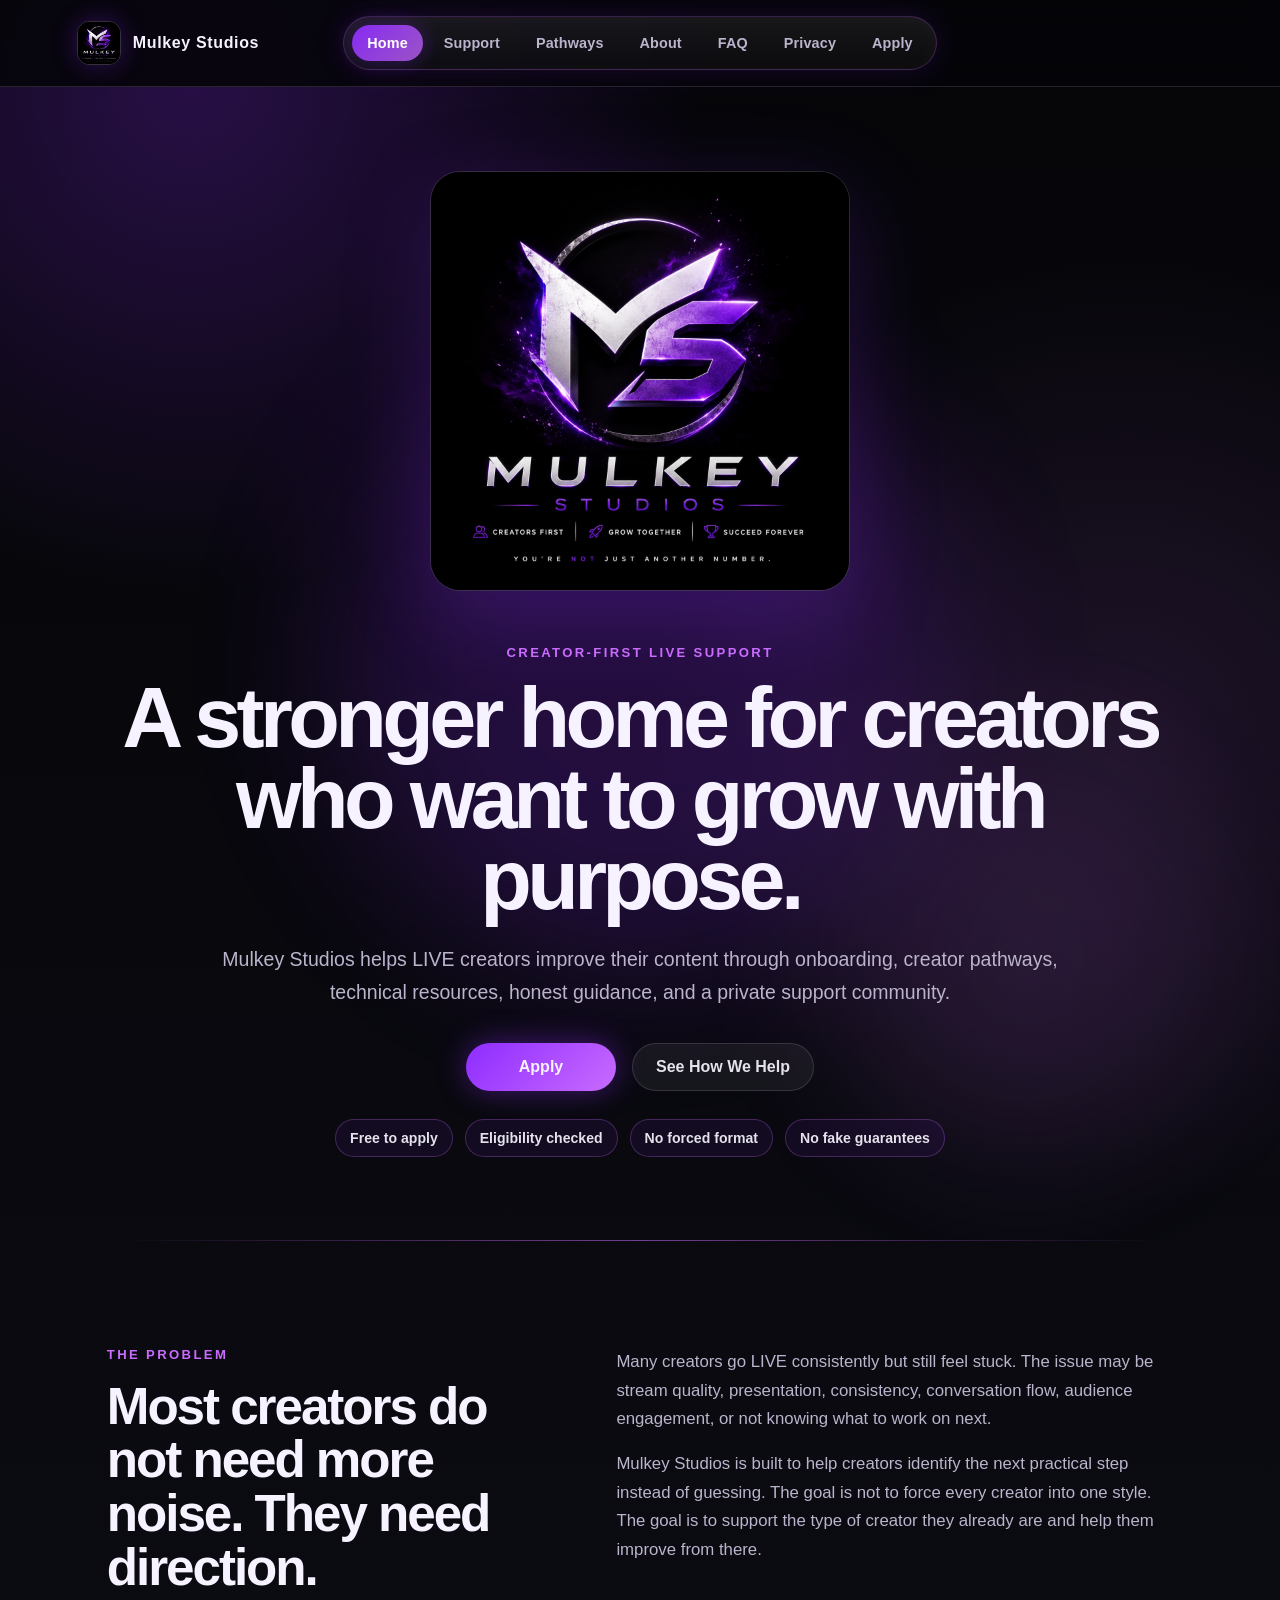
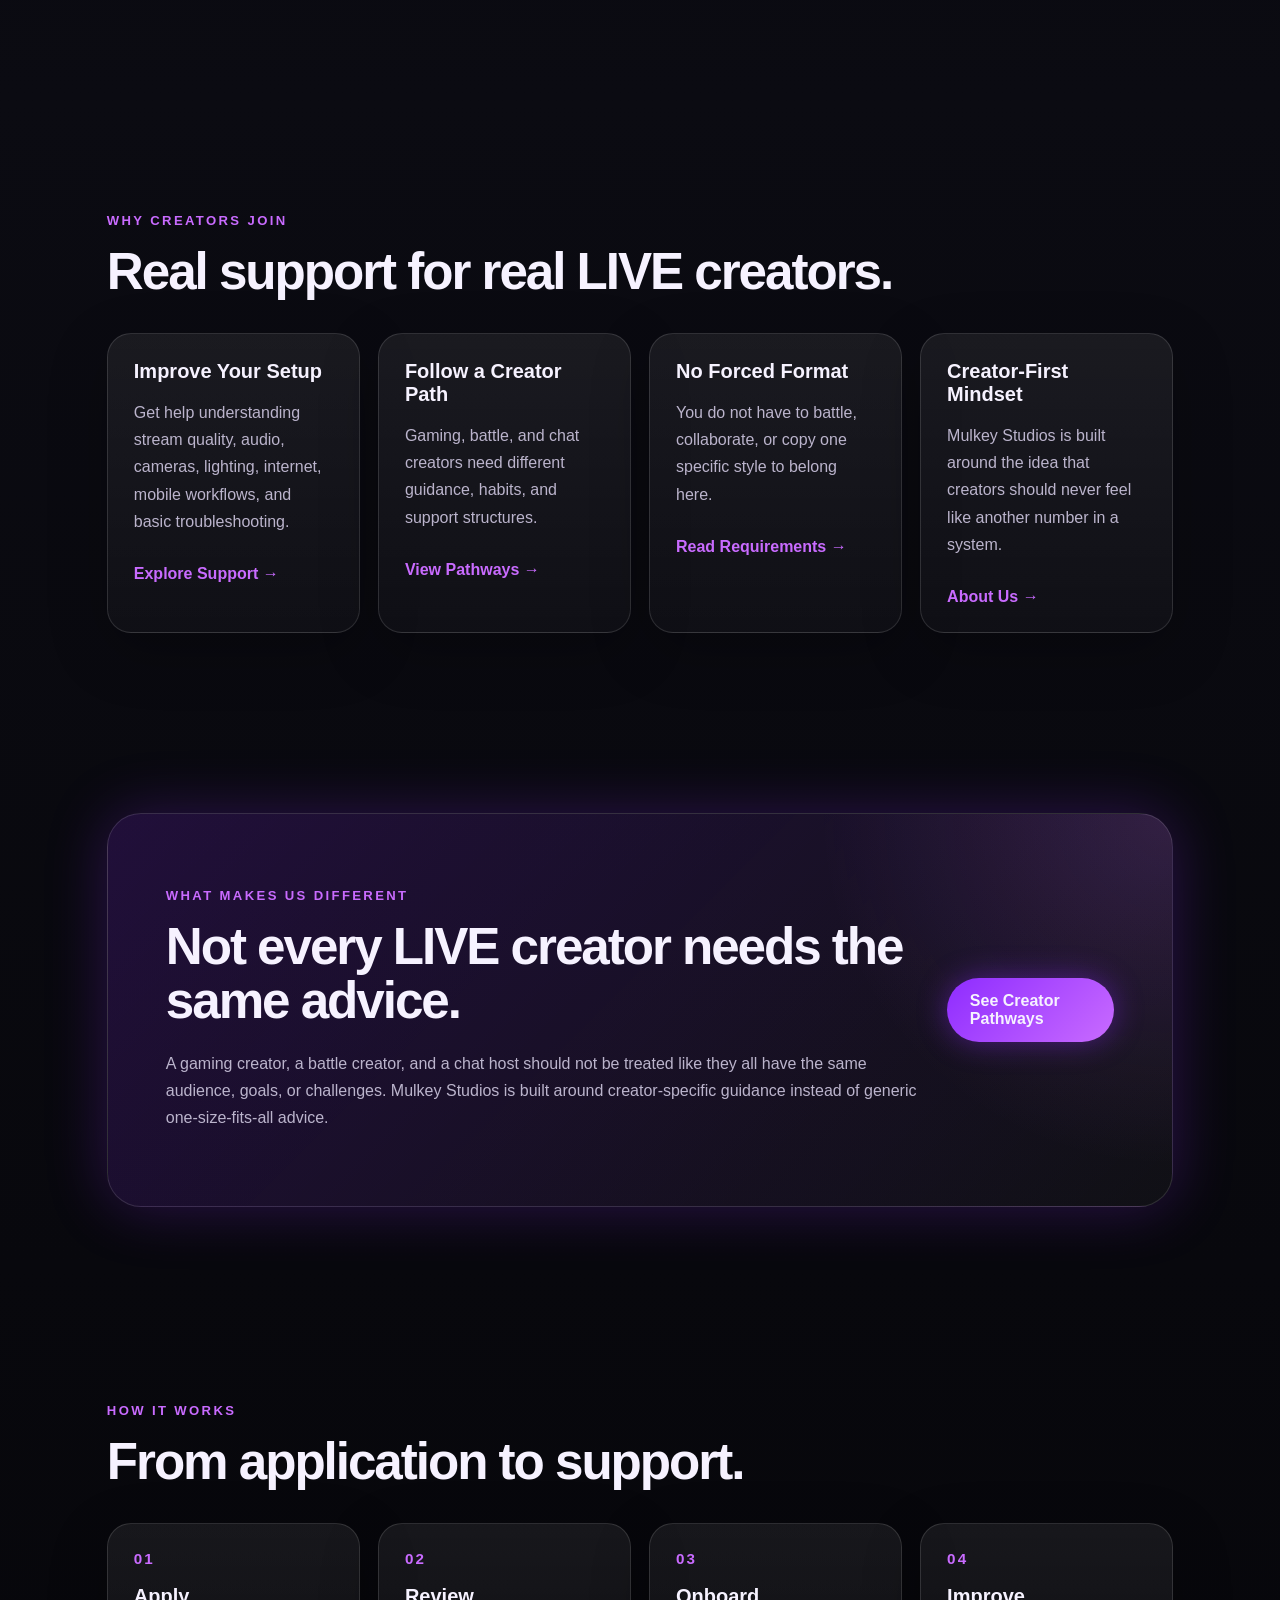
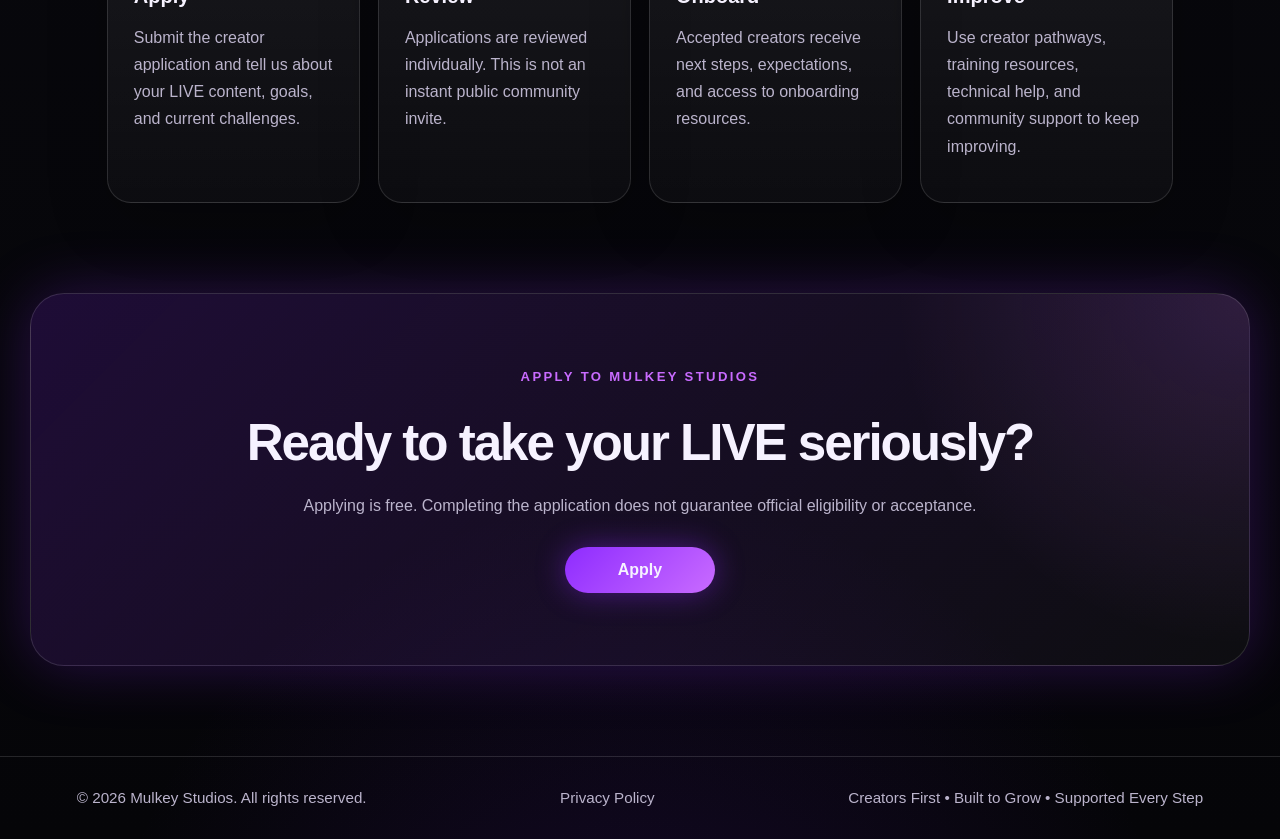
<file: index.html>
<!DOCTYPE html>
<html lang="en">
<head>
  <meta charset="UTF-8" />
  <meta name="viewport" content="width=device-width, initial-scale=1.0" />
  <title>Mulkey Studios | LIVE Creator Support</title>
  <meta name="description" content="Mulkey Studios helps LIVE creators improve through onboarding, creator pathways, technical resources, growth guidance, and creator-first support." />
  <link rel="stylesheet" href="style.css" />
</head>
<body>
  <header class="site-header">
    <a class="brand" href="index.html" aria-label="Mulkey Studios home">
      <img src="mulkey-studios-logo.jpeg" alt="Mulkey Studios logo" />
      <span>Mulkey Studios</span>
    </a>

    <button class="menu-toggle" aria-label="Open menu" aria-expanded="false">
      <span></span>
      <span></span>
      <span></span>
    </button>

    <nav class="nav">
      <a class="active" href="index.html">Home</a>
      <a href="support.html">Support</a>
      <a href="pathways.html">Pathways</a>
      <a href="about.html">About</a>
      <a href="faq.html">FAQ</a>
      <a href="privacy.html">Privacy</a>
      <a href="https://www.tiktok.com/t/ZTBUme15k/" target="_blank" rel="noopener">Apply</a>
    </nav>
  </header>

  <main id="top">
    <section class="hero">
      <div class="hero-glow hero-glow-one"></div>
      <div class="hero-glow hero-glow-two"></div>

      <div class="hero-content">
        <img class="hero-logo" src="mulkey-studios-logo.jpeg" alt="Mulkey Studios logo" />

        <p class="eyebrow">Creator-first LIVE support</p>
        <h1>A stronger home for creators who want to grow with purpose.</h1>
        <p class="hero-text">
          Mulkey Studios helps LIVE creators improve their content through onboarding, creator pathways,
          technical resources, honest guidance, and a private support community.
        </p>

        <div class="hero-actions">
          <a class="btn btn-primary" href="https://www.tiktok.com/t/ZTBUme15k/" target="_blank" rel="noopener">Apply</a>
          <a class="btn btn-secondary" href="support.html">See How We Help</a>
        </div>

        <div class="trust-row" aria-label="Mulkey Studios highlights">
          <span>Free to apply</span>
          <span>Eligibility checked</span>
          <span>No forced format</span>
          <span>No fake guarantees</span>
        </div>
      </div>
    </section>

    <section class="section split">
      <div>
        <p class="section-label">The Problem</p>
        <h2>Most creators do not need more noise. They need direction.</h2>
      </div>
      <div class="section-copy">
        <p>
          Many creators go LIVE consistently but still feel stuck. The issue may be stream quality,
          presentation, consistency, conversation flow, audience engagement, or not knowing what to work on next.
        </p>
        <p>
          Mulkey Studios is built to help creators identify the next practical step instead of guessing.
          The goal is not to force every creator into one style. The goal is to support the type of creator
          they already are and help them improve from there.
        </p>
      </div>
    </section>

    <section class="section">
      <p class="section-label">Why Creators Join</p>
      <h2>Real support for real LIVE creators.</h2>

      <div class="benefit-grid">
        <a class="benefit-card" href="support.html">
          <h3>Improve Your Setup</h3>
          <p>Get help understanding stream quality, audio, cameras, lighting, internet, mobile workflows, and basic troubleshooting.</p>
          <span>Explore Support →</span>
        </a>

        <a class="benefit-card" href="pathways.html">
          <h3>Follow a Creator Path</h3>
          <p>Gaming, battle, and chat creators need different guidance, habits, and support structures.</p>
          <span>View Pathways →</span>
        </a>

        <a class="benefit-card" href="faq.html">
          <h3>No Forced Format</h3>
          <p>You do not have to battle, collaborate, or copy one specific style to belong here.</p>
          <span>Read Requirements →</span>
        </a>

        <a class="benefit-card" href="about.html">
          <h3>Creator-First Mindset</h3>
          <p>Mulkey Studios is built around the idea that creators should never feel like another number in a system.</p>
          <span>About Us →</span>
        </a>
      </div>
    </section>

    <section class="section highlight-section">
      <div class="highlight-card">
        <div>
          <p class="section-label">What Makes Us Different</p>
          <h2>Not every LIVE creator needs the same advice.</h2>
          <p>
            A gaming creator, a battle creator, and a chat host should not be treated like they all have the same
            audience, goals, or challenges. Mulkey Studios is built around creator-specific guidance instead of
            generic one-size-fits-all advice.
          </p>
        </div>
        <a class="btn btn-primary" href="pathways.html">See Creator Pathways</a>
      </div>
    </section>

    <section class="section process">
      <p class="section-label">How It Works</p>
      <h2>From application to support.</h2>
      <div class="steps">
        <div class="step"><strong>01</strong><h3>Apply</h3><p>Submit the creator application and tell us about your LIVE content, goals, and current challenges.</p></div>
        <div class="step"><strong>02</strong><h3>Review</h3><p>Applications are reviewed individually. This is not an instant public community invite.</p></div>
        <div class="step"><strong>03</strong><h3>Onboard</h3><p>Accepted creators receive next steps, expectations, and access to onboarding resources.</p></div>
        <div class="step"><strong>04</strong><h3>Improve</h3><p>Use creator pathways, training resources, technical help, and community support to keep improving.</p></div>
      </div>
    </section>

    <section class="section cta">
      <p class="section-label">Apply to Mulkey Studios</p>
      <h2>Ready to take your LIVE seriously?</h2>
      <p>
        Applying is free. Completing the application does not guarantee official eligibility or acceptance.
      </p>
      <a class="btn btn-primary" href="https://www.tiktok.com/t/ZTBUme15k/" target="_blank" rel="noopener">Apply</a>
    </section>
  </main>

  <footer class="site-footer">
    <p>© 2026 Mulkey Studios. All rights reserved.</p>
    <p><a href="privacy.html">Privacy Policy</a></p>
    <p>Creators First • Built to Grow • Supported Every Step</p>
  </footer>

  <script src="script.js"></script>
</body>
</html>
</file>
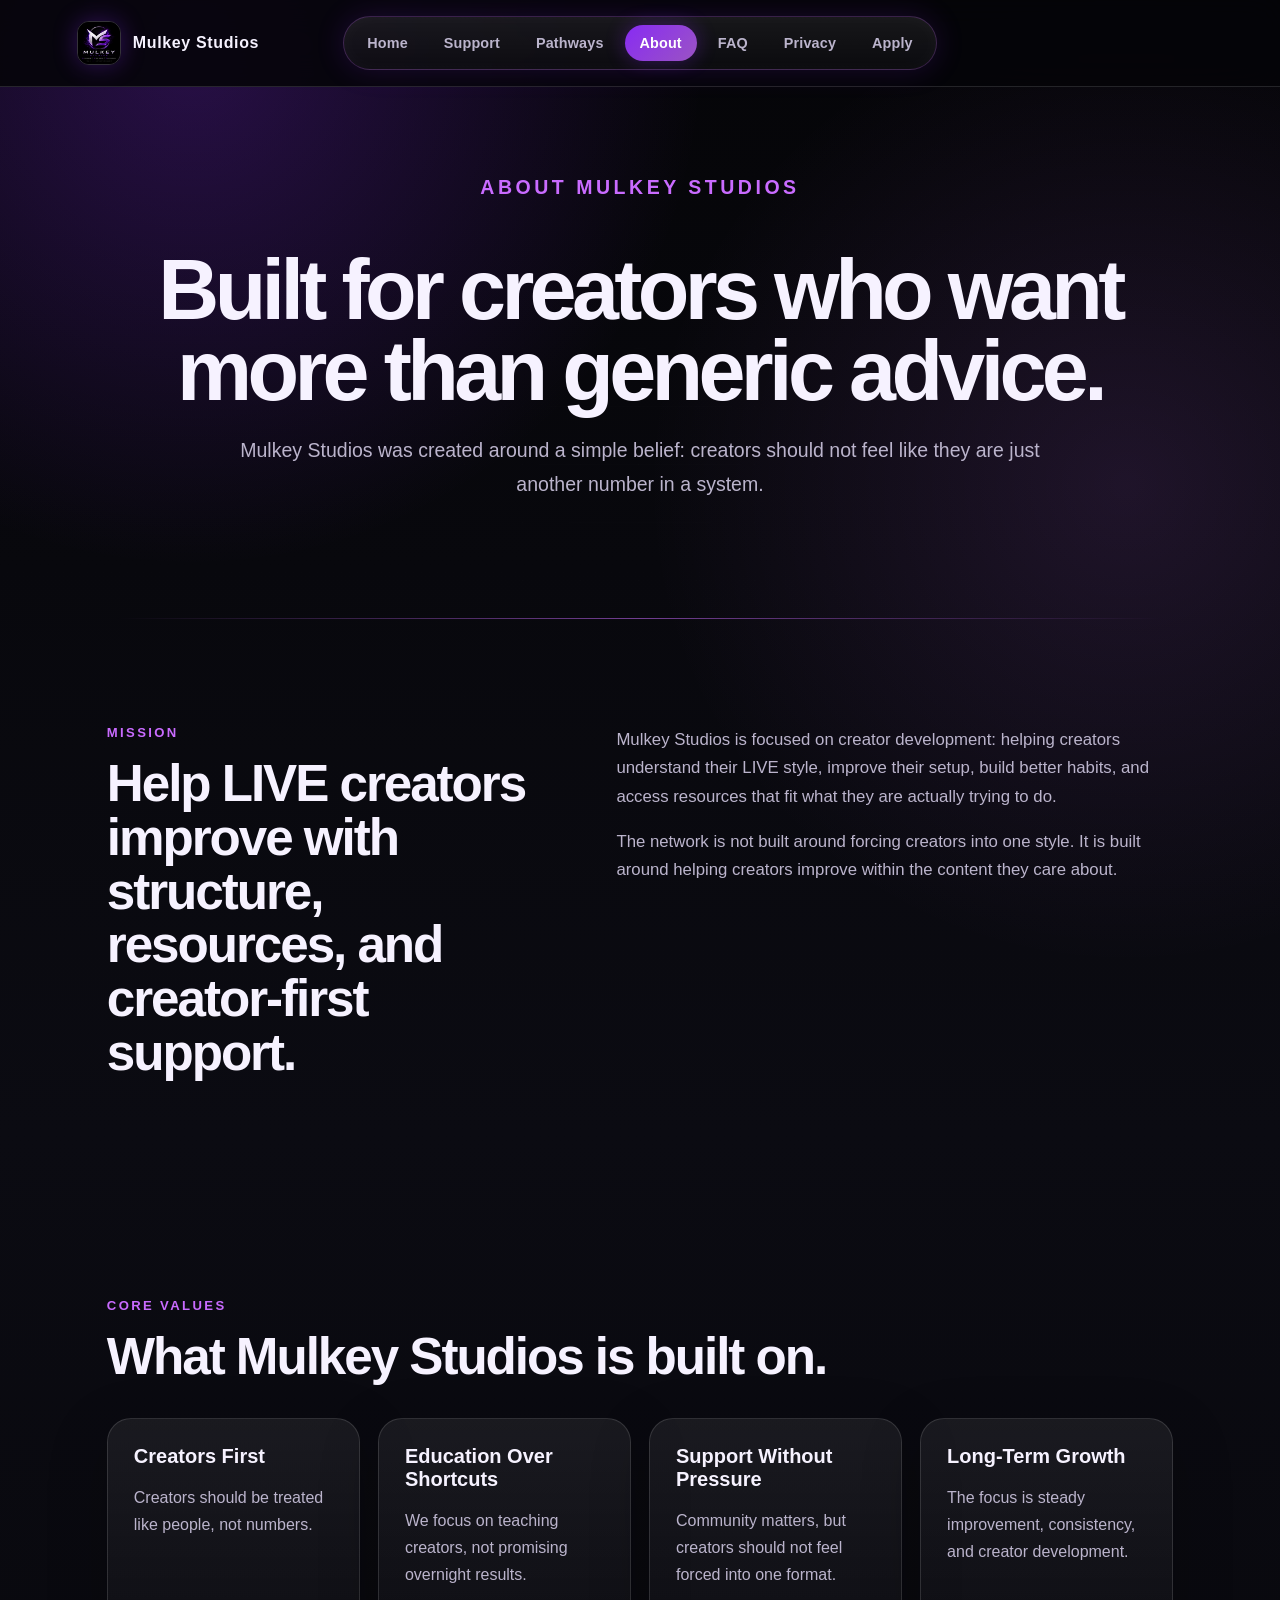
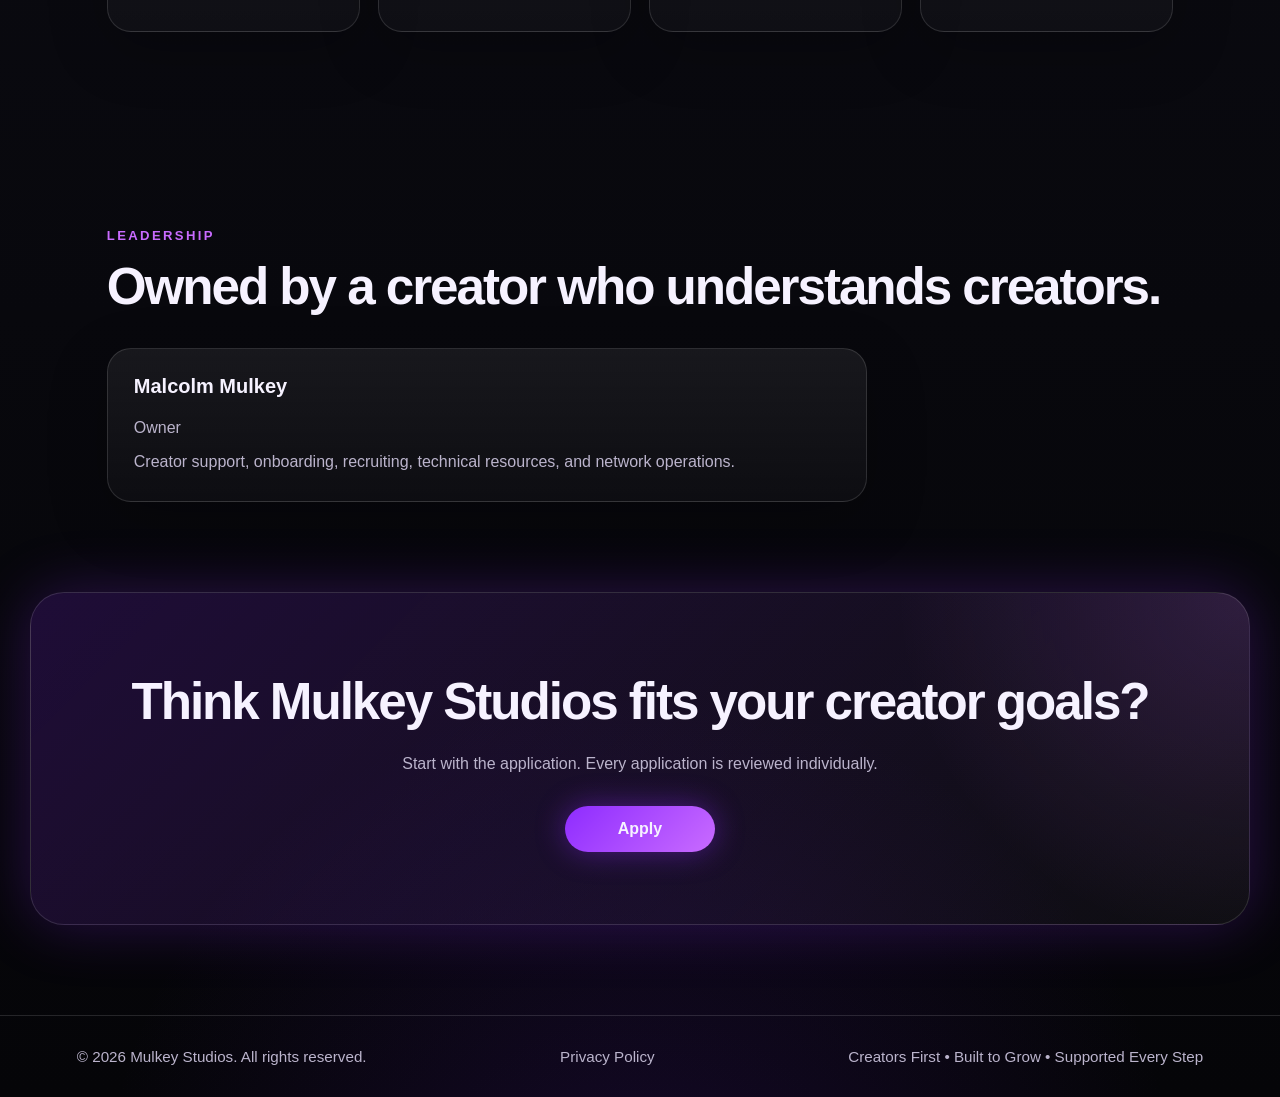
<file: about.html>
<!DOCTYPE html>
<html lang="en">
<head>
  <meta charset="UTF-8" />
  <meta name="viewport" content="width=device-width, initial-scale=1.0" />
  <title>About | Mulkey Studios</title>
  <meta name="description" content="Learn about Mulkey Studios and its creator-first approach to LIVE creator support and development." />
  <link rel="stylesheet" href="style.css" />
</head>
<body>
  <header class="site-header">
    <a class="brand" href="index.html" aria-label="Mulkey Studios home">
      <img src="mulkey-studios-logo.jpeg" alt="Mulkey Studios logo" />
      <span>Mulkey Studios</span>
    </a>

    <button class="menu-toggle" aria-label="Open menu" aria-expanded="false">
      <span></span>
      <span></span>
      <span></span>
    </button>

    <nav class="nav">
      <a href="index.html">Home</a>
      <a href="support.html">Support</a>
      <a href="pathways.html">Pathways</a>
      <a class="active" href="about.html">About</a>
      <a href="faq.html">FAQ</a>
      <a href="privacy.html">Privacy</a>
      <a href="https://www.tiktok.com/t/ZTBUme15k/" target="_blank" rel="noopener">Apply</a>
    </nav>
  </header>

  <main>
    <section class="page-hero">
      <p class="eyebrow">About Mulkey Studios</p>
      <h1>Built for creators who want more than generic advice.</h1>
      <p>
        Mulkey Studios was created around a simple belief: creators should not feel like they are just another
        number in a system.
      </p>
    </section>

    <section class="section split">
      <div>
        <p class="section-label">Mission</p>
        <h2>Help LIVE creators improve with structure, resources, and creator-first support.</h2>
      </div>
      <div class="section-copy">
        <p>
          Mulkey Studios is focused on creator development: helping creators understand their LIVE style,
          improve their setup, build better habits, and access resources that fit what they are actually trying to do.
        </p>
        <p>
          The network is not built around forcing creators into one style. It is built around helping creators
          improve within the content they care about.
        </p>
      </div>
    </section>

    <section class="section">
      <p class="section-label">Core Values</p>
      <h2>What Mulkey Studios is built on.</h2>
      <div class="cards cards-four">
        <article class="card"><h3>Creators First</h3><p>Creators should be treated like people, not numbers.</p></article>
        <article class="card"><h3>Education Over Shortcuts</h3><p>We focus on teaching creators, not promising overnight results.</p></article>
        <article class="card"><h3>Support Without Pressure</h3><p>Community matters, but creators should not feel forced into one format.</p></article>
        <article class="card"><h3>Long-Term Growth</h3><p>The focus is steady improvement, consistency, and creator development.</p></article>
      </div>
    </section>

    <section class="section leadership">
      <p class="section-label">Leadership</p>
      <h2>Owned by a creator who understands creators.</h2>
      <div class="leaders">
        <div class="leader">
          <h3>Malcolm Mulkey</h3>
          <p>Owner</p>
          <span>Creator support, onboarding, recruiting, technical resources, and network operations.</span>
        </div>
      </div>
    </section>

    <section class="section cta">
      <h2>Think Mulkey Studios fits your creator goals?</h2>
      <p>Start with the application. Every application is reviewed individually.</p>
      <a class="btn btn-primary" href="https://www.tiktok.com/t/ZTBUme15k/" target="_blank" rel="noopener">Apply</a>
    </section>
  </main>

  <footer class="site-footer">
    <p>© 2026 Mulkey Studios. All rights reserved.</p>
    <p><a href="privacy.html">Privacy Policy</a></p>
    <p>Creators First • Built to Grow • Supported Every Step</p>
  </footer>

  <script src="script.js"></script>
</body>
</html>
</file>
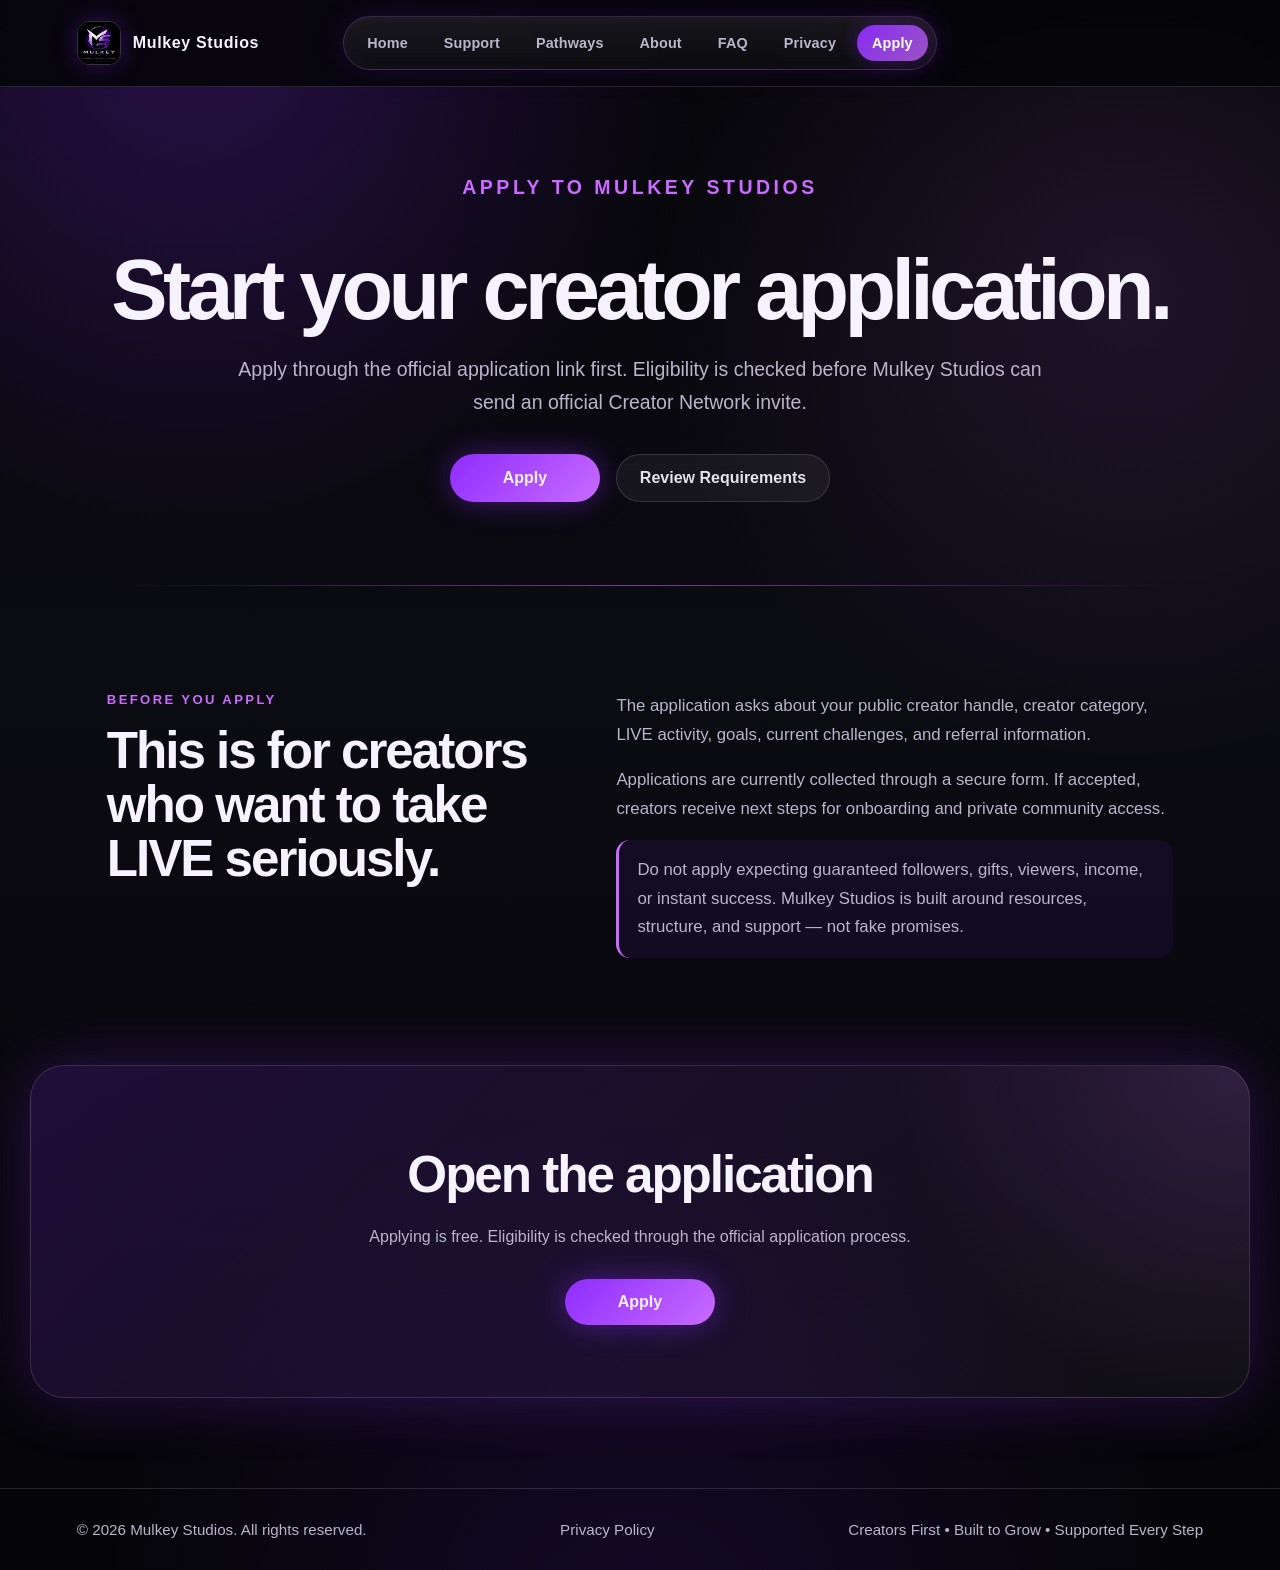
<file: apply.html>
<!DOCTYPE html>
<html lang="en">
<head>
  <meta charset="UTF-8" />
  <meta name="viewport" content="width=device-width, initial-scale=1.0" />
  <title>Apply | Mulkey Studios</title>
  <meta name="description" content="Apply to Mulkey Studios through the current creator application form." />
  <link rel="stylesheet" href="style.css" />
</head>
<body>
  <header class="site-header">
    <a class="brand" href="index.html" aria-label="Mulkey Studios home">
      <img src="mulkey-studios-logo.jpeg" alt="Mulkey Studios logo" />
      <span>Mulkey Studios</span>
    </a>

    <button class="menu-toggle" aria-label="Open menu" aria-expanded="false">
      <span></span>
      <span></span>
      <span></span>
    </button>

    <nav class="nav">
      <a href="index.html">Home</a>
      <a href="support.html">Support</a>
      <a href="pathways.html">Pathways</a>
      <a href="about.html">About</a>
      <a href="faq.html">FAQ</a>
      <a href="privacy.html">Privacy</a>
      <a class="active" href="https://www.tiktok.com/t/ZTBUme15k/" target="_blank" rel="noopener">Apply</a>
    </nav>
  </header>

  <main>
    <section class="page-hero">
      <p class="eyebrow">Apply to Mulkey Studios</p>
      <h1>Start your creator application.</h1>
      <p>
        Apply through the official application link first. Eligibility is checked before Mulkey Studios can send an official Creator Network invite.
      </p>
      <div class="hero-actions">
        <a class="btn btn-primary" href="https://www.tiktok.com/t/ZTBUme15k/" target="_blank" rel="noopener">Apply</a>
        <a class="btn btn-secondary" href="faq.html">Review Requirements</a>
      </div>
    </section>

    <section class="section split">
      <div>
        <p class="section-label">Before You Apply</p>
        <h2>This is for creators who want to take LIVE seriously.</h2>
      </div>
      <div class="section-copy">
        <p>
          The application asks about your public creator handle, creator category, LIVE activity, goals,
          current challenges, and referral information.
        </p>
        <p>
          Applications are currently collected through a secure form. If accepted, creators receive next steps for
          onboarding and private community access.
        </p>
        <p class="notice">
          Do not apply expecting guaranteed followers, gifts, viewers, income, or instant success.
          Mulkey Studios is built around resources, structure, and support — not fake promises.
        </p>
      </div>
    </section>

    <section class="section cta">
      <h2>Open the application</h2>
      <p>Applying is free. Eligibility is checked through the official application process.</p>
      <a class="btn btn-primary" href="https://www.tiktok.com/t/ZTBUme15k/" target="_blank" rel="noopener">Apply</a>
    </section>
  </main>

  <footer class="site-footer">
    <p>© 2026 Mulkey Studios. All rights reserved.</p>
    <p><a href="privacy.html">Privacy Policy</a></p>
    <p>Creators First • Built to Grow • Supported Every Step</p>
  </footer>

  <script src="script.js"></script>
</body>
</html>
</file>
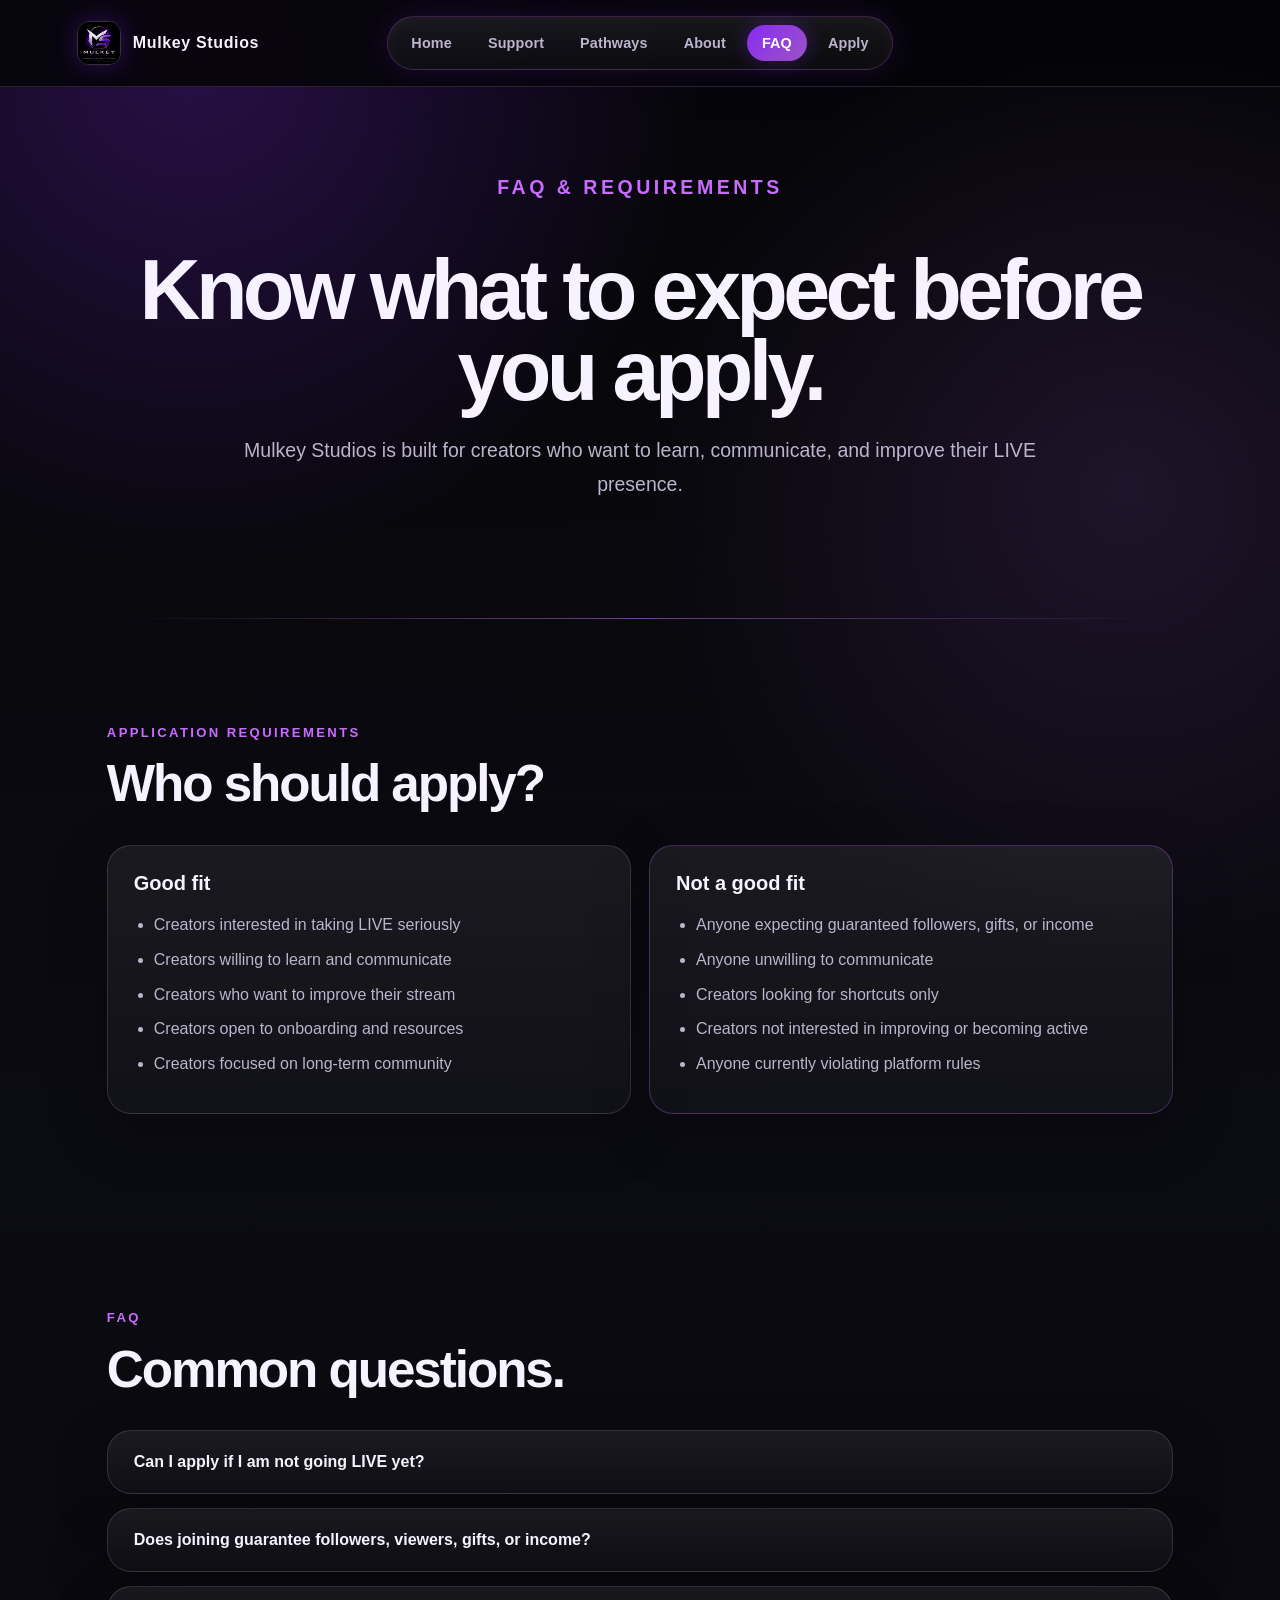
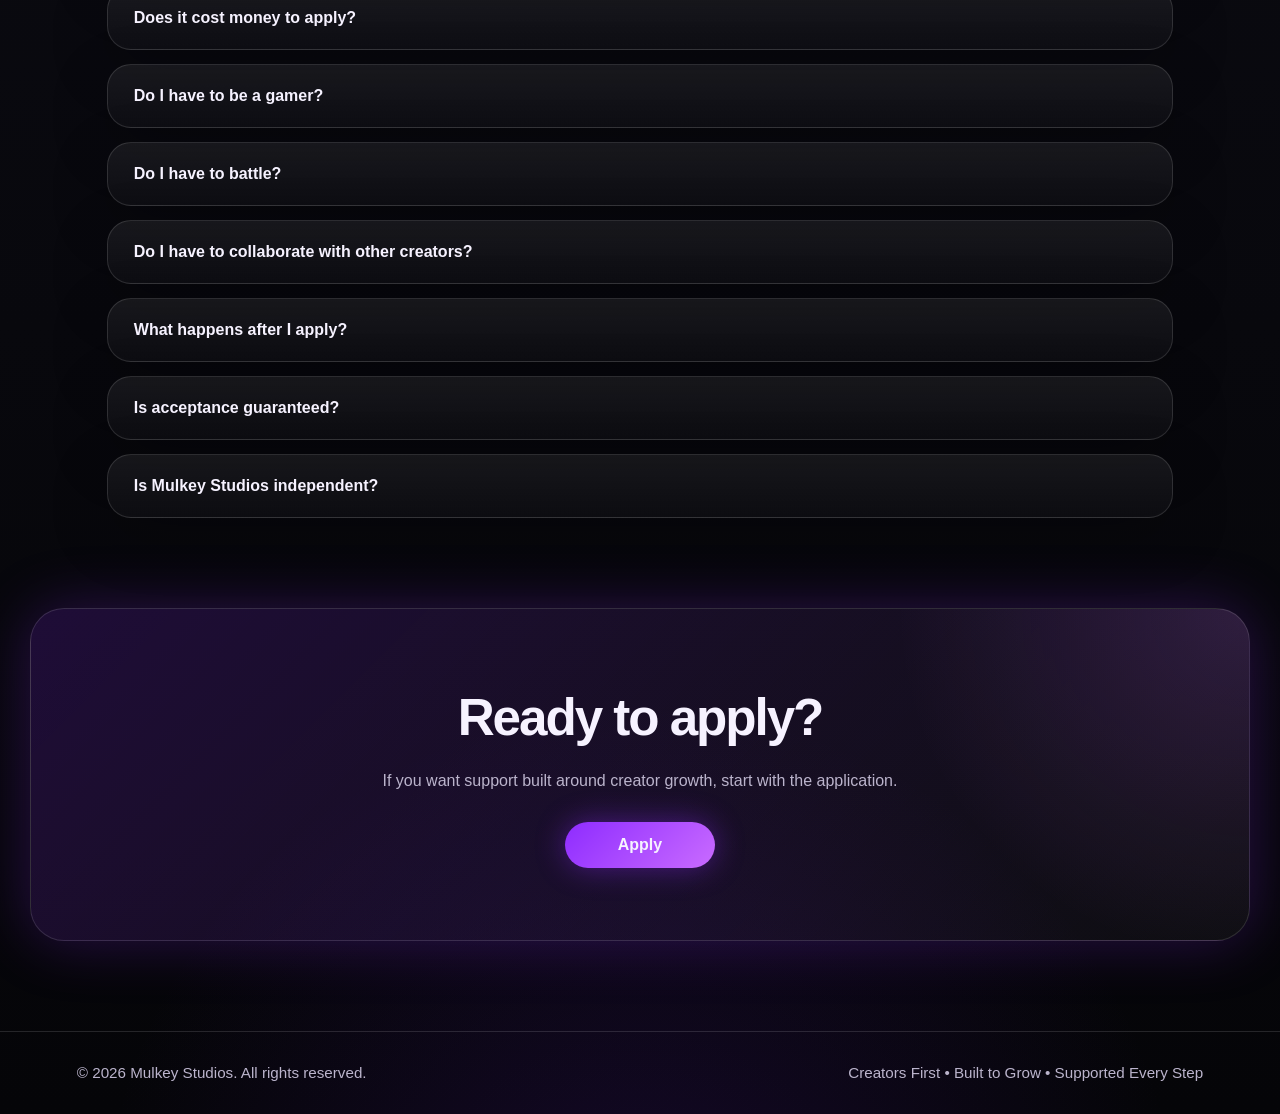
<file: faq.html>
<!DOCTYPE html>
<html lang="en">
<head>
  <meta charset="UTF-8" />
  <meta name="viewport" content="width=device-width, initial-scale=1.0" />
  <title>FAQ | Mulkey Studios</title>
  <meta name="description" content="Review Mulkey Studios application requirements and common questions for LIVE creators." />
  <link rel="stylesheet" href="style.css" />
</head>
<body>
  <header class="site-header">
    <a class="brand" href="index.html" aria-label="Mulkey Studios home">
      <img src="mulkey-studios-logo.jpeg" alt="Mulkey Studios logo" />
      <span>Mulkey Studios</span>
    </a>

    <button class="menu-toggle" aria-label="Open menu" aria-expanded="false">
      <span></span>
      <span></span>
      <span></span>
    </button>

    <nav class="nav">
      <a href="index.html">Home</a>
      <a href="support.html">Support</a>
      <a href="pathways.html">Pathways</a>
      <a href="about.html">About</a>
      <a class="active" href="faq.html">FAQ</a>
      <a href="https://www.tiktok.com/t/ZTBUme15k/" target="_blank" rel="noopener">Apply</a>
    </nav>
  </header>

  <main>
    <section class="page-hero">
      <p class="eyebrow">FAQ & Requirements</p>
      <h1>Know what to expect before you apply.</h1>
      <p>
        Mulkey Studios is built for creators who want to learn, communicate, and improve their LIVE presence.
      </p>
    </section>

    <section class="section requirements">
      <p class="section-label">Application Requirements</p>
      <h2>Who should apply?</h2>

      <div class="requirements-grid">
        <div class="requirement-list">
          <h3>Good fit</h3>
          <ul>
            <li>Creators interested in taking LIVE seriously</li>
            <li>Creators willing to learn and communicate</li>
            <li>Creators who want to improve their stream</li>
            <li>Creators open to onboarding and resources</li>
            <li>Creators focused on long-term community</li>
          </ul>
        </div>

        <div class="requirement-list warning">
          <h3>Not a good fit</h3>
          <ul>
            <li>Anyone expecting guaranteed followers, gifts, or income</li>
            <li>Anyone unwilling to communicate</li>
            <li>Creators looking for shortcuts only</li>
            <li>Creators not interested in improving or becoming active</li>
            <li>Anyone currently violating platform rules</li>
          </ul>
        </div>
      </div>
    </section>

    <section class="section faq">
      <p class="section-label">FAQ</p>
      <h2>Common questions.</h2>

      <div class="faq-list">
        <details>
          <summary>Can I apply if I am not going LIVE yet?</summary>
          <p>Yes. You can start with the official application link. Eligibility is checked through the application process before Mulkey Studios can send an invite.</p>
        </details>

        <details>
          <summary>Does joining guarantee followers, viewers, gifts, or income?</summary>
          <p>No. Mulkey Studios provides training, resources, community, and support. Results depend on the creator’s effort, consistency, content, audience, and platform performance.</p>
        </details>

        <details>
          <summary>Does it cost money to apply?</summary>
          <p>No. Mulkey Studios does not charge creators to submit an application.</p>
        </details>

        <details>
          <summary>Do I have to be a gamer?</summary>
          <p>No. Mulkey Studios is built around three main creator pathways: gaming, battle, and chat.</p>
        </details>

        <details>
          <summary>Do I have to battle?</summary>
          <p>No. Battles can be useful for some creators, but Mulkey Studios is not built around forcing every creator into battles.</p>
        </details>

        <details>
          <summary>Do I have to collaborate with other creators?</summary>
          <p>No. Community and networking are available, but creators are not required to collab, battle, or work with other LIVE hosts.</p>
        </details>

        <details>
          <summary>What happens after I apply?</summary>
          <p>Your application is reviewed. If accepted, you will receive next steps for onboarding and private community access.</p>
        </details>

        <details>
          <summary>Is acceptance guaranteed?</summary>
          <p>No. Applications are reviewed individually. Mulkey Studios may decline, waitlist, or request more information before accepting a creator.</p>
        </details>

        <details>
          <summary>Is Mulkey Studios independent?</summary>
          <p>Mulkey Studios is a creator support organization. This website does not claim sponsorship, employment, endorsement, or representation by any third-party platform.</p>
        </details>
      </div>
    </section>

    <section class="section cta">
      <h2>Ready to apply?</h2>
      <p>If you want support built around creator growth, start with the application.</p>
      <a class="btn btn-primary" href="https://www.tiktok.com/t/ZTBUme15k/" target="_blank" rel="noopener">Apply</a>
    </section>
  </main>

  <footer class="site-footer">
    <p>© 2026 Mulkey Studios. All rights reserved.</p>
    <p>Creators First • Built to Grow • Supported Every Step</p>
  </footer>

  <script src="script.js"></script>
</body>
</html>
</file>
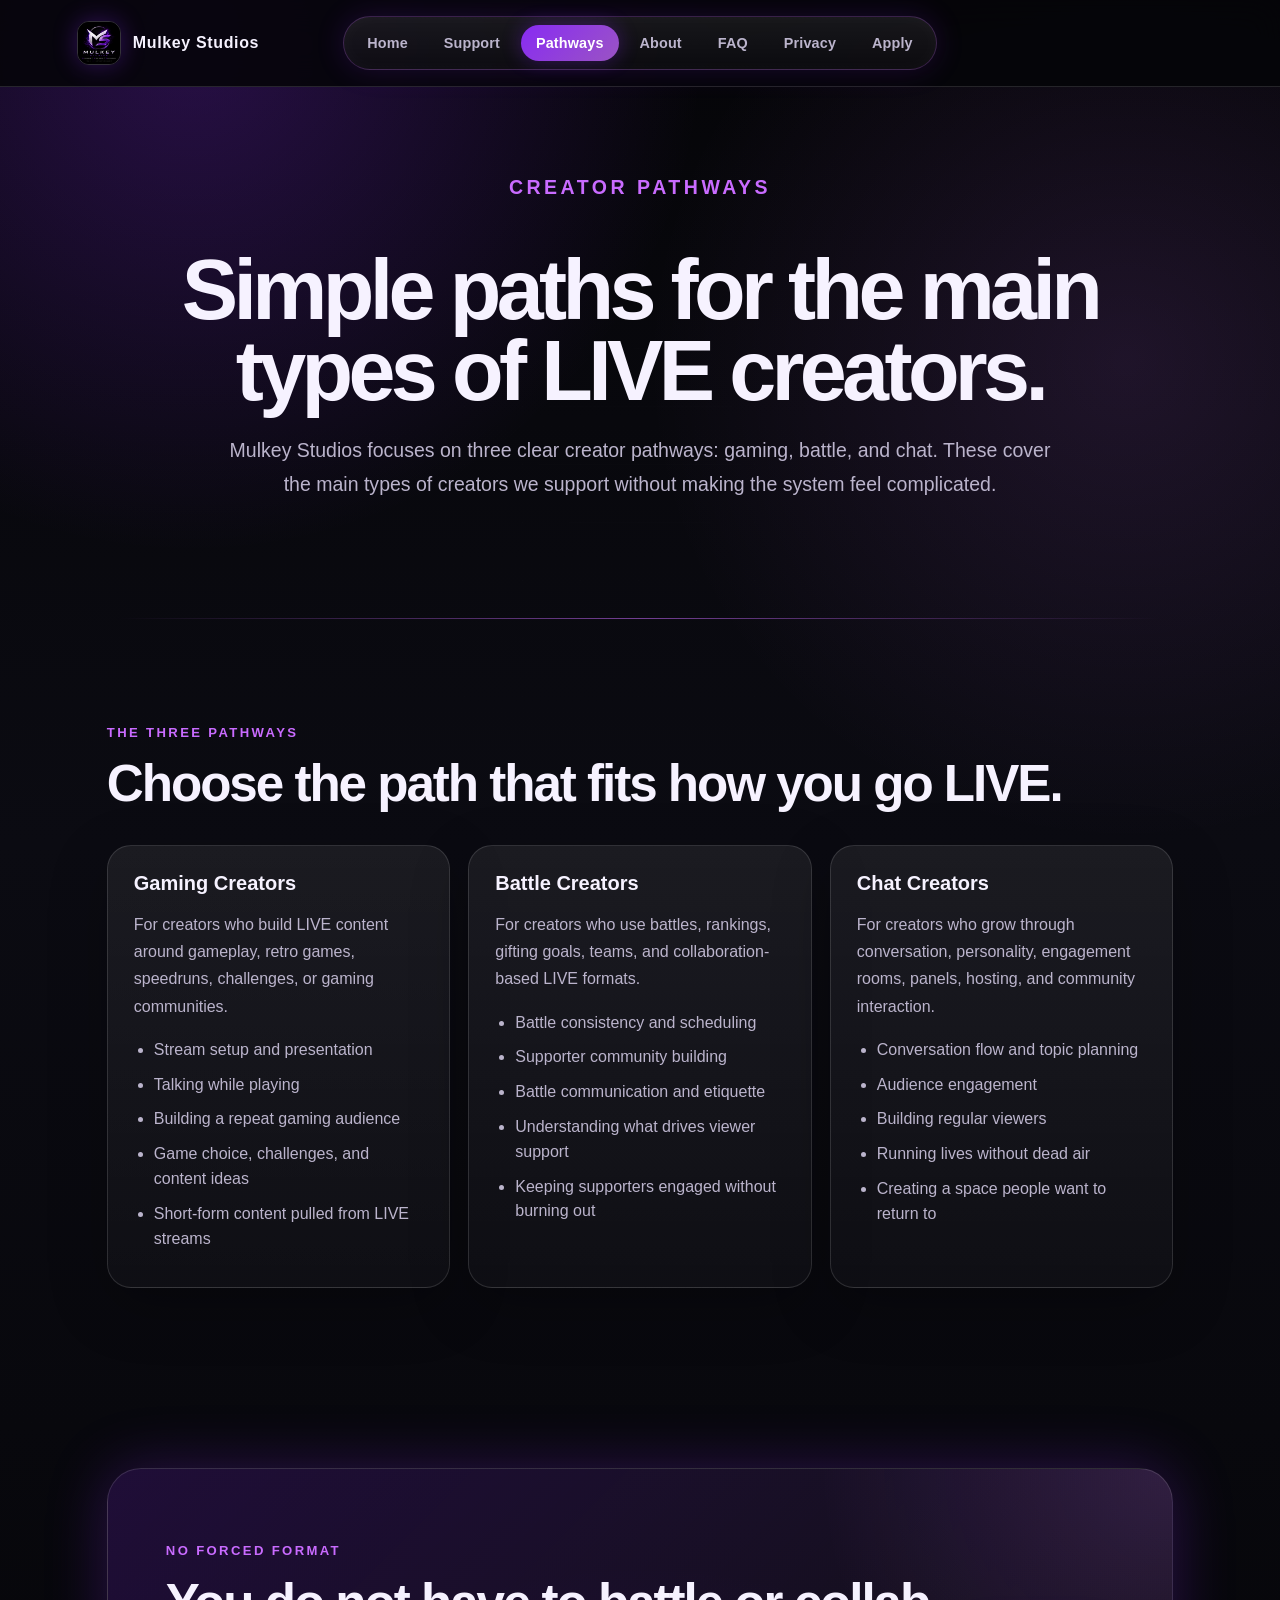
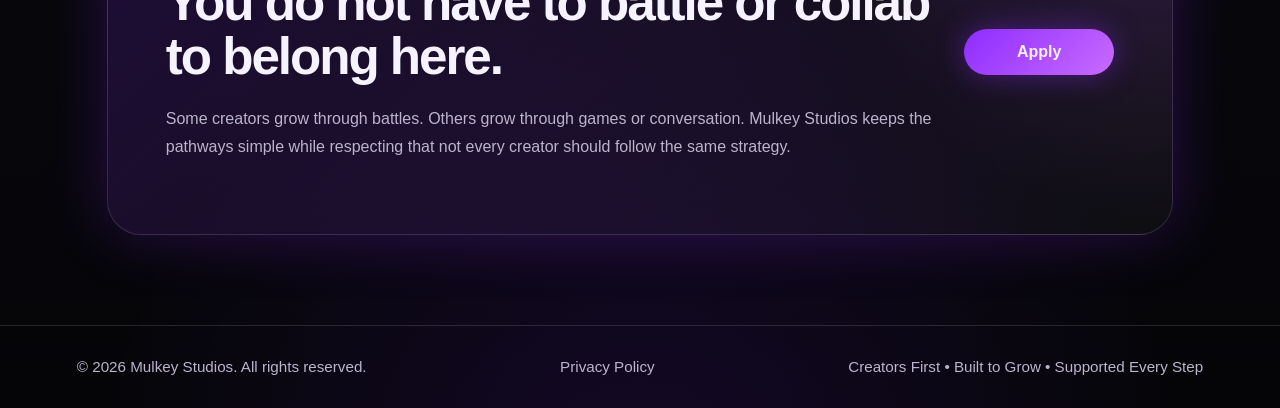
<file: pathways.html>
<!DOCTYPE html>
<html lang="en">
<head>
  <meta charset="UTF-8" />
  <meta name="viewport" content="width=device-width, initial-scale=1.0" />
  <title>Creator Pathways | Mulkey Studios</title>
  <meta name="description" content="Explore Mulkey Studios creator pathways for gaming creators, battle creators, and chat creators." />
  <link rel="stylesheet" href="style.css" />
</head>
<body>
  <header class="site-header">
    <a class="brand" href="index.html" aria-label="Mulkey Studios home">
      <img src="mulkey-studios-logo.jpeg" alt="Mulkey Studios logo" />
      <span>Mulkey Studios</span>
    </a>

    <button class="menu-toggle" aria-label="Open menu" aria-expanded="false">
      <span></span>
      <span></span>
      <span></span>
    </button>

    <nav class="nav">
      <a href="index.html">Home</a>
      <a href="support.html">Support</a>
      <a class="active" href="pathways.html">Pathways</a>
      <a href="about.html">About</a>
      <a href="faq.html">FAQ</a>
      <a href="privacy.html">Privacy</a>
      <a href="https://www.tiktok.com/t/ZTBUme15k/" target="_blank" rel="noopener">Apply</a>
    </nav>
  </header>

  <main>
    <section class="page-hero">
      <p class="eyebrow">Creator Pathways</p>
      <h1>Simple paths for the main types of LIVE creators.</h1>
      <p>
        Mulkey Studios focuses on three clear creator pathways: gaming, battle, and chat.
        These cover the main types of creators we support without making the system feel complicated.
      </p>
    </section>

    <section class="section">
      <p class="section-label">The Three Pathways</p>
      <h2>Choose the path that fits how you go LIVE.</h2>

      <div class="pathway-grid pathways-three detailed">
        <article>
          <h3>Gaming Creators</h3>
          <p>For creators who build LIVE content around gameplay, retro games, speedruns, challenges, or gaming communities.</p>
          <ul>
            <li>Stream setup and presentation</li>
            <li>Talking while playing</li>
            <li>Building a repeat gaming audience</li>
            <li>Game choice, challenges, and content ideas</li>
            <li>Short-form content pulled from LIVE streams</li>
          </ul>
        </article>

        <article>
          <h3>Battle Creators</h3>
          <p>For creators who use battles, rankings, gifting goals, teams, and collaboration-based LIVE formats.</p>
          <ul>
            <li>Battle consistency and scheduling</li>
            <li>Supporter community building</li>
            <li>Battle communication and etiquette</li>
            <li>Understanding what drives viewer support</li>
            <li>Keeping supporters engaged without burning out</li>
          </ul>
        </article>

        <article>
          <h3>Chat Creators</h3>
          <p>For creators who grow through conversation, personality, engagement rooms, panels, hosting, and community interaction.</p>
          <ul>
            <li>Conversation flow and topic planning</li>
            <li>Audience engagement</li>
            <li>Building regular viewers</li>
            <li>Running lives without dead air</li>
            <li>Creating a space people want to return to</li>
          </ul>
        </article>
      </div>
    </section>

    <section class="section highlight-section">
      <div class="highlight-card">
        <div>
          <p class="section-label">No Forced Format</p>
          <h2>You do not have to battle or collab to belong here.</h2>
          <p>
            Some creators grow through battles. Others grow through games or conversation.
            Mulkey Studios keeps the pathways simple while respecting that not every creator should follow the same strategy.
          </p>
        </div>
        <a class="btn btn-primary" href="https://www.tiktok.com/t/ZTBUme15k/" target="_blank" rel="noopener">Apply</a>
      </div>
    </section>
  </main>
  <footer class="site-footer">
    <p>© 2026 Mulkey Studios. All rights reserved.</p>
    <p><a href="privacy.html">Privacy Policy</a></p>
    <p>Creators First • Built to Grow • Supported Every Step</p>
  </footer>

  <script src="script.js"></script>
</body>
</html>
</file>
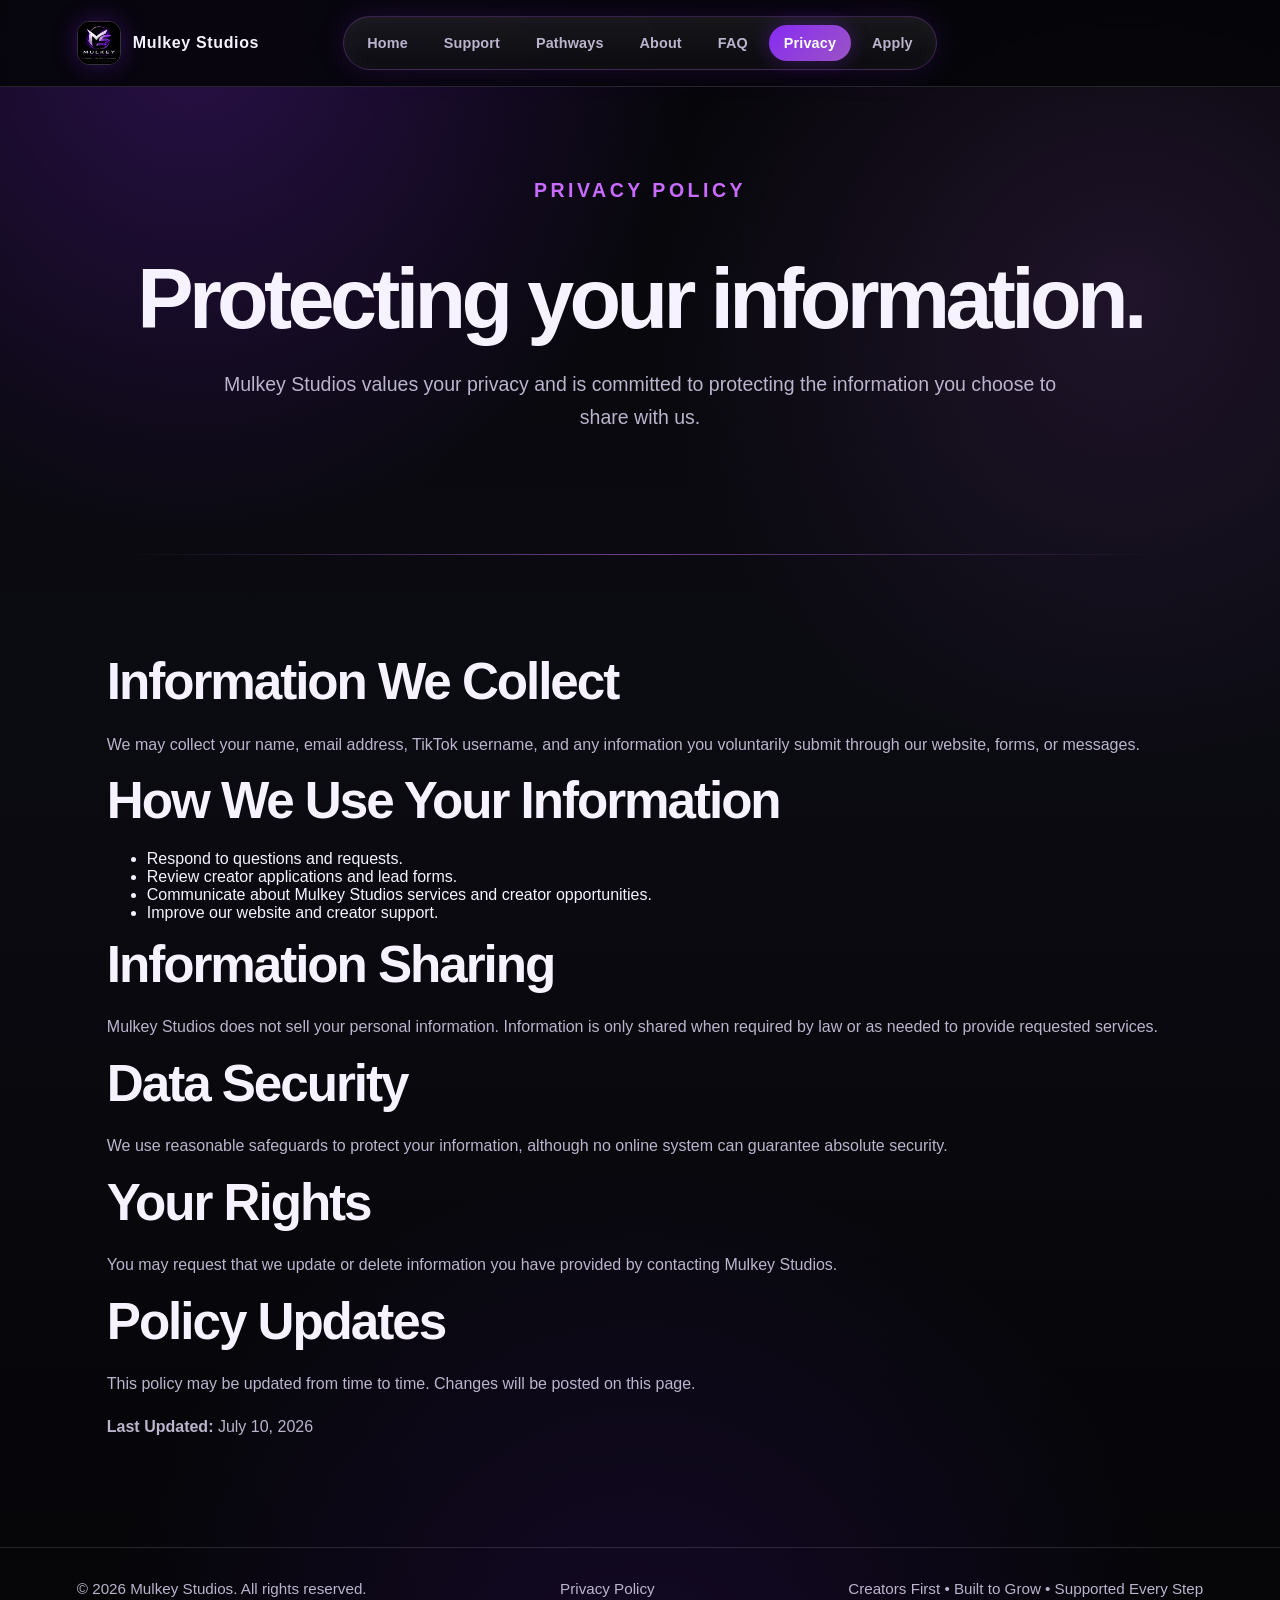
<file: privacy.html>
<!DOCTYPE html>
<html lang="en">
<head>
<meta charset="UTF-8" />
<meta name="viewport" content="width=device-width, initial-scale=1.0" />
<title>Privacy Policy | Mulkey Studios</title>
<meta name="description" content="Privacy Policy for Mulkey Studios." />
<link rel="stylesheet" href="style.css" />
</head>
<body>
<header class="site-header">
<a class="brand" href="index.html"><img src="mulkey-studios-logo.jpeg" alt="Mulkey Studios logo" /><span>Mulkey Studios</span></a>
<button class="menu-toggle" aria-label="Open menu" aria-expanded="false"><span></span><span></span><span></span></button>
<nav class="nav">
<a href="index.html">Home</a>
<a href="support.html">Support</a>
<a href="pathways.html">Pathways</a>
<a href="about.html">About</a>
<a href="faq.html">FAQ</a>
<a class="active" href="privacy.html">Privacy</a>
<a href="apply.html">Apply</a>
</nav>
</header>
<main>
<section class="page-hero">
<p class="eyebrow">Privacy Policy</p>
<h1>Protecting your information.</h1>
<p>Mulkey Studios values your privacy and is committed to protecting the information you choose to share with us.</p>
</section>
<section class="section">
<h2>Information We Collect</h2>
<p>We may collect your name, email address, TikTok username, and any information you voluntarily submit through our website, forms, or messages.</p>
<h2>How We Use Your Information</h2>
<ul>
<li>Respond to questions and requests.</li>
<li>Review creator applications and lead forms.</li>
<li>Communicate about Mulkey Studios services and creator opportunities.</li>
<li>Improve our website and creator support.</li>
</ul>
<h2>Information Sharing</h2>
<p>Mulkey Studios does not sell your personal information. Information is only shared when required by law or as needed to provide requested services.</p>
<h2>Data Security</h2>
<p>We use reasonable safeguards to protect your information, although no online system can guarantee absolute security.</p>
<h2>Your Rights</h2>
<p>You may request that we update or delete information you have provided by contacting Mulkey Studios.</p>
<h2>Policy Updates</h2>
<p>This policy may be updated from time to time. Changes will be posted on this page.</p>
<p><strong>Last Updated:</strong> July 10, 2026</p>
</section>
</main>
<footer class="site-footer">
<p>© 2026 Mulkey Studios. All rights reserved.</p>
<p><a href="privacy.html">Privacy Policy</a></p>
<p>Creators First • Built to Grow • Supported Every Step</p>
</footer>
<script src="script.js"></script>
</body>
</html>
</file>
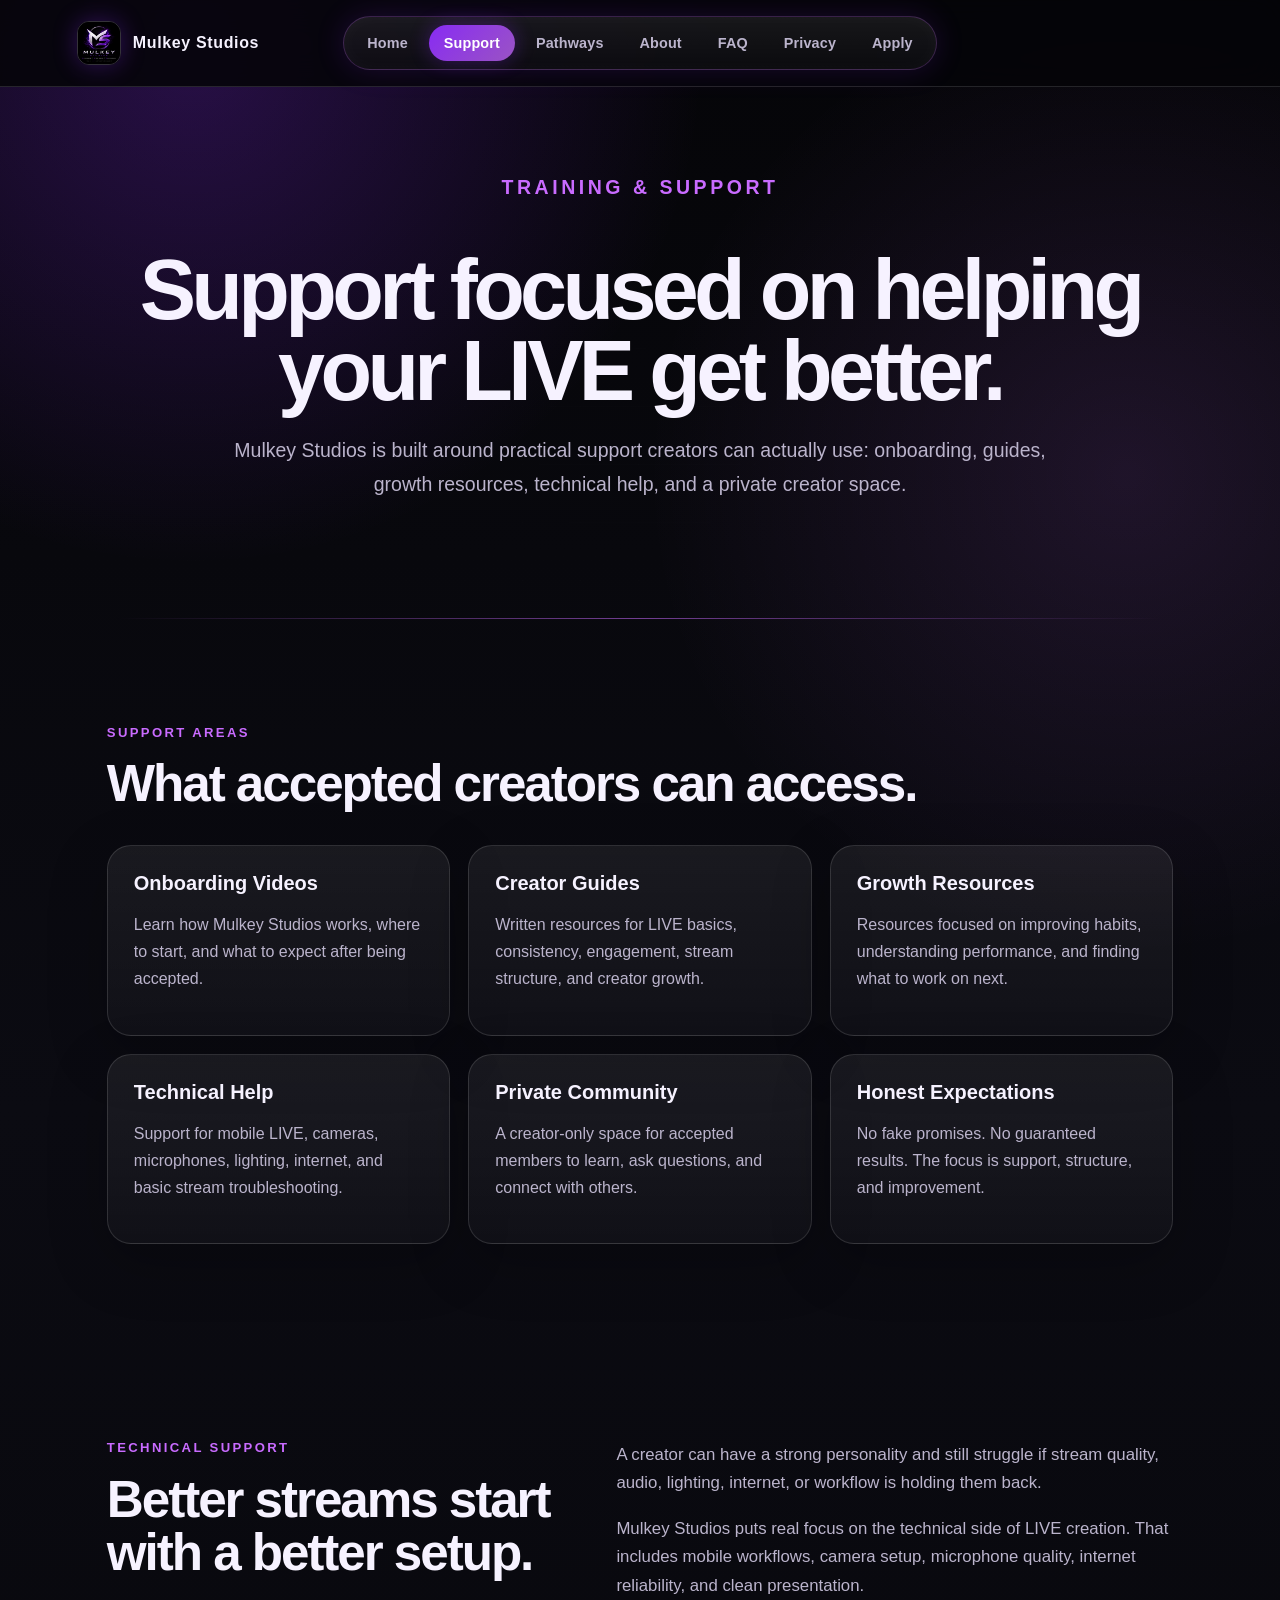
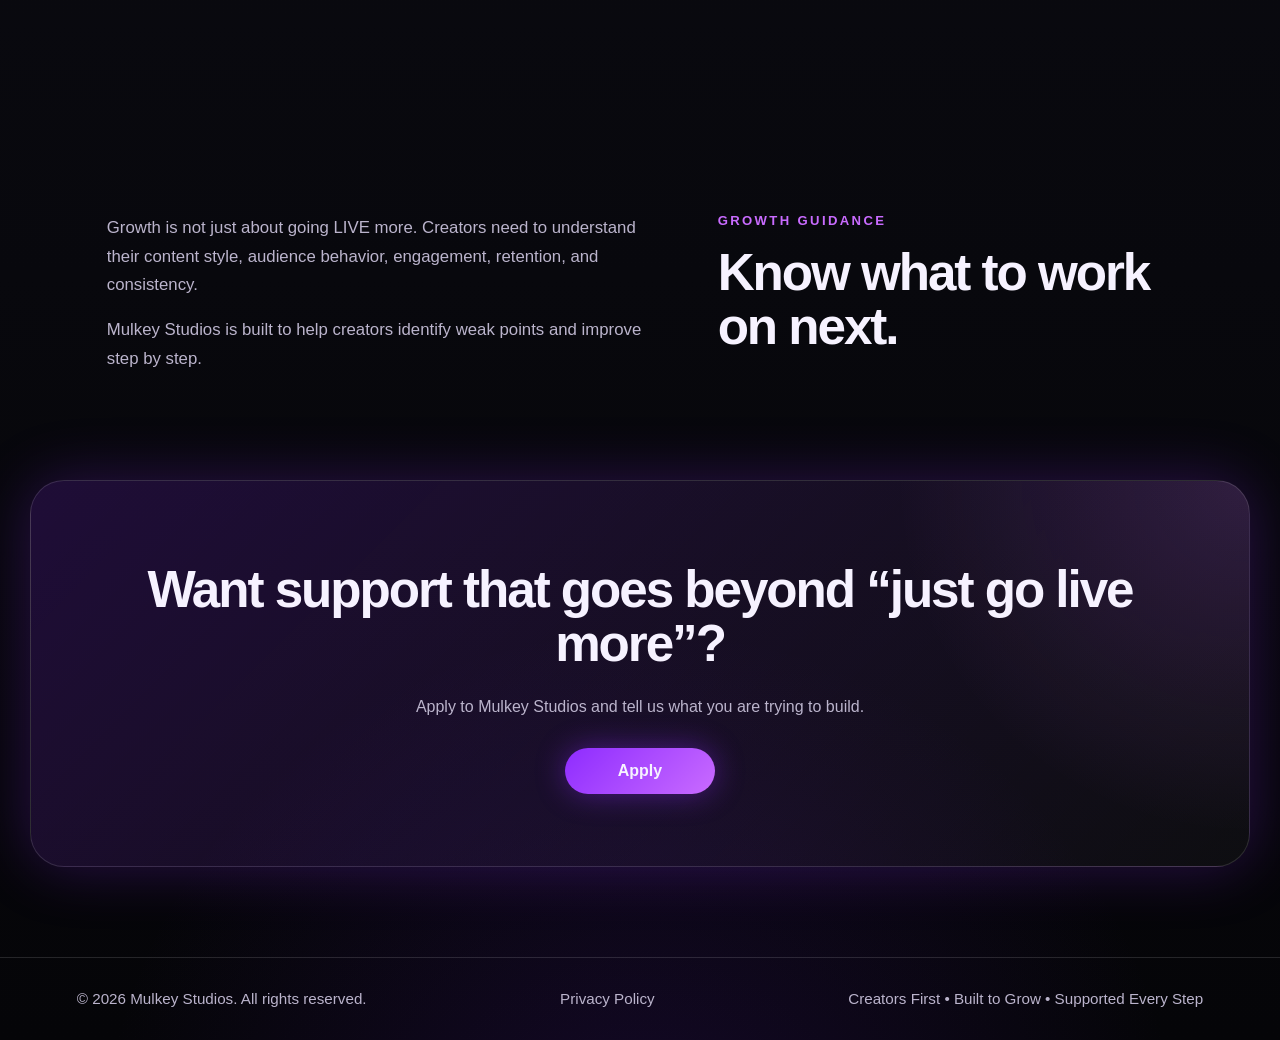
<file: support.html>
<!DOCTYPE html>
<html lang="en">
<head>
  <meta charset="UTF-8" />
  <meta name="viewport" content="width=device-width, initial-scale=1.0" />
  <title>Support | Mulkey Studios</title>
  <meta name="description" content="Learn about the LIVE creator support, onboarding, growth resources, and technical help offered by Mulkey Studios." />
  <link rel="stylesheet" href="style.css" />
</head>
<body>
  <header class="site-header">
    <a class="brand" href="index.html" aria-label="Mulkey Studios home">
      <img src="mulkey-studios-logo.jpeg" alt="Mulkey Studios logo" />
      <span>Mulkey Studios</span>
    </a>

    <button class="menu-toggle" aria-label="Open menu" aria-expanded="false">
      <span></span>
      <span></span>
      <span></span>
    </button>

    <nav class="nav">
      <a href="index.html">Home</a>
      <a class="active" href="support.html">Support</a>
      <a href="pathways.html">Pathways</a>
      <a href="about.html">About</a>
      <a href="faq.html">FAQ</a>
      <a href="privacy.html">Privacy</a>
      <a href="https://www.tiktok.com/t/ZTBUme15k/" target="_blank" rel="noopener">Apply</a>
    </nav>
  </header>

  <main>
    <section class="page-hero">
      <p class="eyebrow">Training & Support</p>
      <h1>Support focused on helping your LIVE get better.</h1>
      <p>
        Mulkey Studios is built around practical support creators can actually use: onboarding, guides,
        growth resources, technical help, and a private creator space.
      </p>
    </section>

    <section class="section">
      <p class="section-label">Support Areas</p>
      <h2>What accepted creators can access.</h2>

      <div class="cards cards-three">
        <article class="card">
          <h3>Onboarding Videos</h3>
          <p>Learn how Mulkey Studios works, where to start, and what to expect after being accepted.</p>
        </article>
        <article class="card">
          <h3>Creator Guides</h3>
          <p>Written resources for LIVE basics, consistency, engagement, stream structure, and creator growth.</p>
        </article>
        <article class="card">
          <h3>Growth Resources</h3>
          <p>Resources focused on improving habits, understanding performance, and finding what to work on next.</p>
        </article>
        <article class="card">
          <h3>Technical Help</h3>
          <p>Support for mobile LIVE, cameras, microphones, lighting, internet, and basic stream troubleshooting.</p>
        </article>
        <article class="card">
          <h3>Private Community</h3>
          <p>A creator-only space for accepted members to learn, ask questions, and connect with others.</p>
        </article>
        <article class="card">
          <h3>Honest Expectations</h3>
          <p>No fake promises. No guaranteed results. The focus is support, structure, and improvement.</p>
        </article>
      </div>
    </section>

    <section class="section split">
      <div>
        <p class="section-label">Technical Support</p>
        <h2>Better streams start with a better setup.</h2>
      </div>
      <div class="section-copy">
        <p>
          A creator can have a strong personality and still struggle if stream quality, audio, lighting,
          internet, or workflow is holding them back.
        </p>
        <p>
          Mulkey Studios puts real focus on the technical side of LIVE creation. That includes mobile workflows,
          camera setup, microphone quality, internet reliability, and clean presentation.
        </p>
      </div>
    </section>

    <section class="section split reverse">
      <div>
        <p class="section-label">Growth Guidance</p>
        <h2>Know what to work on next.</h2>
      </div>
      <div class="section-copy">
        <p>
          Growth is not just about going LIVE more. Creators need to understand their content style,
          audience behavior, engagement, retention, and consistency.
        </p>
        <p>
          Mulkey Studios is built to help creators identify weak points and improve step by step.
        </p>
      </div>
    </section>

    <section class="section cta">
      <h2>Want support that goes beyond “just go live more”?</h2>
      <p>Apply to Mulkey Studios and tell us what you are trying to build.</p>
      <a class="btn btn-primary" href="https://www.tiktok.com/t/ZTBUme15k/" target="_blank" rel="noopener">Apply</a>
    </section>
  </main>

  <footer class="site-footer">
    <p>© 2026 Mulkey Studios. All rights reserved.</p>
    <p><a href="privacy.html">Privacy Policy</a></p>
    <p>Creators First • Built to Grow • Supported Every Step</p>
  </footer>

  <script src="script.js"></script>
</body>
</html>
</file>
<file: style.css>
* { box-sizing: border-box; }

:root {
  --bg: #050508;
  --bg-soft: #0b0b12;
  --panel: rgba(16, 16, 24, 0.82);
  --panel-2: rgba(22, 22, 34, 0.86);
  --text: #f6f2ff;
  --muted: #bbb4cc;
  --muted-2: #8f879d;
  --purple: #8e2cff;
  --purple-2: #c96bff;
  --purple-3: #5b19ba;
  --silver: #e5e2ec;
  --border: rgba(255, 255, 255, 0.13);
  --border-strong: rgba(201, 107, 255, 0.38);
  --shadow: 0 0 60px rgba(142, 44, 255, 0.25);
  --shadow-strong: 0 24px 90px rgba(142, 44, 255, 0.22);
}

html { scroll-behavior: smooth; }

body {
  margin: 0;
  font-family: Arial, Helvetica, sans-serif;
  background:
    radial-gradient(circle at 15% 2%, rgba(142, 44, 255, 0.25), transparent 32rem),
    radial-gradient(circle at 88% 18%, rgba(201, 107, 255, 0.12), transparent 30rem),
    radial-gradient(circle at 50% 105%, rgba(91, 25, 186, 0.18), transparent 34rem),
    linear-gradient(180deg, #050508 0%, #0b0b12 42%, #050508 100%);
  color: var(--text);
  min-height: 100vh;
}

body::before {
  content: "";
  position: fixed;
  inset: 0;
  pointer-events: none;
  background-image:
    linear-gradient(rgba(255,255,255,0.035) 1px, transparent 1px),
    linear-gradient(90deg, rgba(255,255,255,0.025) 1px, transparent 1px);
  background-size: 58px 58px;
  mask-image: radial-gradient(circle at center, black, transparent 78%);
  opacity: 0.28;
}

a { color: inherit; text-decoration: none; }

.site-header {
  position: sticky;
  top: 0;
  z-index: 20;
  display: grid;
  grid-template-columns: 1fr auto 1fr;
  align-items: center;
  gap: 18px;
  padding: 16px 6%;
  background: rgba(5, 5, 8, 0.88);
  backdrop-filter: blur(16px);
  border-bottom: 1px solid var(--border);
}

.brand {
  display: flex;
  align-items: center;
  gap: 12px;
  font-weight: 900;
  letter-spacing: 0.04em;
  white-space: nowrap;
}

.brand img {
  width: 44px;
  height: 44px;
  border-radius: 12px;
  object-fit: cover;
  border: 1px solid rgba(255,255,255,0.18);
  box-shadow: 0 0 24px rgba(142, 44, 255, 0.30);
}

.nav {
  justify-self: center;
  display: flex;
  align-items: center;
  gap: 6px;
  padding: 8px;
  border: 1px solid rgba(201, 107, 255, 0.24);
  border-radius: 999px;
  background: linear-gradient(180deg, rgba(255, 255, 255, 0.08), rgba(255, 255, 255, 0.03));
  box-shadow: 0 0 30px rgba(142, 44, 255, 0.16), inset 0 0 18px rgba(255, 255, 255, 0.03);
  font-size: 0.9rem;
  color: var(--muted);
}

.nav a {
  position: relative;
  padding: 10px 15px;
  border-radius: 999px;
  font-weight: 800;
  letter-spacing: 0.01em;
  transition: color 0.2s ease, background 0.2s ease, transform 0.2s ease, box-shadow 0.2s ease;
}

.nav a:hover {
  color: var(--text);
  background: rgba(142, 44, 255, 0.16);
  transform: translateY(-1px);
}

.nav a.active {
  color: #fff;
  background: linear-gradient(135deg, rgba(142, 44, 255, 0.95), rgba(201, 107, 255, 0.75));
  box-shadow: 0 0 20px rgba(142, 44, 255, 0.32);
}

.menu-toggle {
  justify-self: end;
  display: none;
  width: 44px;
  height: 44px;
  border: 1px solid var(--border);
  border-radius: 12px;
  background: rgba(255, 255, 255, 0.04);
  cursor: pointer;
  padding: 10px;
}

.menu-toggle span {
  display: block;
  height: 2px;
  width: 100%;
  background: var(--text);
  margin: 5px 0;
  border-radius: 999px;
  transition: transform 0.2s ease, opacity 0.2s ease;
}

.menu-toggle.menu-open span:nth-child(1) { transform: translateY(7px) rotate(45deg); }
.menu-toggle.menu-open span:nth-child(2) { opacity: 0; }
.menu-toggle.menu-open span:nth-child(3) { transform: translateY(-7px) rotate(-45deg); }

.hero, .page-hero {
  position: relative;
  display: grid;
  place-items: center;
  padding: 84px 6%;
  overflow: hidden;
  text-align: center;
}

.hero { min-height: 88vh; }
.page-hero { min-height: 52vh; }

.hero::after, .page-hero::after {
  content: "";
  position: absolute;
  left: 50%;
  bottom: 0;
  width: min(1050px, 88vw);
  height: 1px;
  transform: translateX(-50%);
  background: linear-gradient(90deg, transparent, rgba(201, 107, 255, 0.55), transparent);
}

.hero-glow {
  position: absolute;
  border-radius: 50%;
  filter: blur(82px);
  opacity: 0.8;
}

.hero-glow-one {
  width: 38rem;
  height: 38rem;
  background: rgba(142, 44, 255, 0.26);
}

.hero-glow-two {
  width: 24rem;
  height: 24rem;
  right: 5%;
  bottom: 8%;
  background: rgba(201, 107, 255, 0.14);
}

.hero-content, .page-hero > * {
  position: relative;
  max-width: 1060px;
}

.hero-logo {
  width: min(420px, 82vw);
  border-radius: 30px;
  border: 1px solid rgba(255,255,255,0.14);
  box-shadow: var(--shadow-strong);
  margin-bottom: 34px;
}

.eyebrow, .section-label {
  color: var(--purple-2);
  text-transform: uppercase;
  letter-spacing: 0.18em;
  font-weight: 900;
  font-size: 0.82rem;
}

h1 {
  font-size: clamp(2.45rem, 6.6vw, 5.8rem);
  line-height: 0.96;
  margin: 12px auto 22px;
  max-width: 1080px;
  letter-spacing: -0.055em;
}

h2 {
  font-size: clamp(2rem, 4vw, 3.7rem);
  line-height: 1.05;
  margin: 10px 0 22px;
  letter-spacing: -0.04em;
}

h3 { margin: 0 0 10px; font-size: 1.25rem; }

p { color: var(--muted); line-height: 1.7; }

.hero-text, .page-hero p {
  font-size: 1.22rem;
  max-width: 850px;
  margin: 0 auto 34px;
}

.hero-actions {
  display: flex;
  justify-content: center;
  gap: 16px;
  flex-wrap: wrap;
}

.btn {
  display: inline-flex;
  align-items: center;
  justify-content: center;
  min-width: 150px;
  padding: 14px 23px;
  border-radius: 999px;
  font-weight: 900;
  transition: transform 0.2s ease, opacity 0.2s ease, box-shadow 0.2s ease;
}

.btn:hover { transform: translateY(-2px); }

.btn-primary {
  background: linear-gradient(135deg, var(--purple), var(--purple-2));
  box-shadow: 0 0 30px rgba(142, 44, 255, 0.42);
}

.btn-secondary {
  border: 1px solid var(--border);
  background: rgba(255, 255, 255, 0.055);
  color: var(--silver);
}

.trust-row {
  display: flex;
  justify-content: center;
  flex-wrap: wrap;
  gap: 12px;
  margin-top: 28px;
}

.trust-row span {
  border: 1px solid rgba(201, 107, 255, 0.28);
  background: rgba(142, 44, 255, 0.08);
  color: var(--silver);
  border-radius: 999px;
  padding: 10px 14px;
  font-size: 0.88rem;
  font-weight: 800;
}

.section {
  padding: 90px 6%;
  max-width: 1220px;
  margin: 0 auto;
}

.split {
  display: grid;
  grid-template-columns: 0.9fr 1.1fr;
  gap: 54px;
  align-items: start;
}

.reverse { direction: rtl; }
.reverse > * { direction: ltr; }
.section-copy { font-size: 1.05rem; }

.notice {
  border-left: 3px solid var(--purple-2);
  padding: 16px 18px;
  background: rgba(142, 44, 255, 0.08);
  border-radius: 14px;
}

.benefit-grid, .cards, .pathway-grid, .steps, .requirements-grid, .leaders {
  display: grid;
  gap: 18px;
  margin-top: 34px;
}

.benefit-grid { grid-template-columns: repeat(4, 1fr); }
.cards { grid-template-columns: repeat(4, 1fr); }
.cards-three { grid-template-columns: repeat(3, 1fr); }
.cards-four { grid-template-columns: repeat(4, 1fr); }
.pathway-grid, .pathways-three { grid-template-columns: repeat(3, 1fr); }
.steps { grid-template-columns: repeat(4, 1fr); }
.requirements-grid { grid-template-columns: 1fr 1fr; }
.leaders { grid-template-columns: minmax(220px, 1fr); max-width: 760px; }

.card, .step, .leader, .pathway-grid article, .requirement-list, details, .benefit-card {
  background: linear-gradient(180deg, rgba(255,255,255,0.068), rgba(255,255,255,0.026));
  border: 1px solid var(--border);
  border-radius: 24px;
  padding: 26px;
  box-shadow: 0 18px 60px rgba(0,0,0,0.24);
}

.benefit-card { display: block; transition: transform 0.2s ease, border-color 0.2s ease, background 0.2s ease; }

.benefit-card:hover, .card:hover, .step:hover, .pathway-grid article:hover {
  border-color: var(--border-strong);
  transform: translateY(-3px);
  background: linear-gradient(180deg, rgba(142, 44, 255, 0.13), rgba(255,255,255,0.03));
}

.benefit-card span {
  display: inline-block;
  color: var(--purple-2);
  font-weight: 900;
  margin-top: 14px;
}

.highlight-card, .cta {
  background:
    radial-gradient(circle at top right, rgba(201, 107, 255, 0.16), transparent 22rem),
    linear-gradient(135deg, rgba(142, 44, 255, 0.18), rgba(255, 255, 255, 0.035));
  border: 1px solid var(--border);
  border-radius: 34px;
  box-shadow: var(--shadow);
}

.highlight-card {
  display: flex;
  justify-content: space-between;
  align-items: center;
  gap: 28px;
  padding: clamp(32px, 5vw, 58px);
}

.highlight-card p { max-width: 820px; }

.step strong {
  display: inline-block;
  color: var(--purple-2);
  margin-bottom: 18px;
  font-size: 0.95rem;
  letter-spacing: 0.14em;
}

.pathway-grid article ul, .requirement-list ul {
  margin: 18px 0 0;
  padding-left: 20px;
}

.pathway-grid article li, .requirement-list li {
  color: var(--muted);
  margin: 10px 0;
  line-height: 1.55;
}

.warning { border-color: rgba(201, 107, 255, 0.28); }
.leader p { margin-bottom: 8px; }
.leader span { color: var(--muted); line-height: 1.6; }

.faq-list {
  display: grid;
  gap: 14px;
  margin-top: 34px;
}

details { padding: 0; overflow: hidden; }
summary { list-style: none; cursor: pointer; padding: 22px 26px; font-weight: 900; }
summary::-webkit-details-marker { display: none; }
details p { padding: 0 26px 22px; margin: 0; }

.cta {
  text-align: center;
  padding: clamp(36px, 6vw, 72px);
  margin-bottom: 90px;
}

.cta p { max-width: 760px; margin: 0 auto 28px; }

.site-footer {
  display: flex;
  justify-content: space-between;
  gap: 20px;
  padding: 28px 6%;
  border-top: 1px solid var(--border);
  color: var(--muted);
  flex-wrap: wrap;
}

.site-footer p { margin: 0; font-size: 0.95rem; }

@media (max-width: 1180px) {
  .benefit-grid, .cards, .cards-three, .cards-four, .pathway-grid, .steps { grid-template-columns: repeat(2, 1fr); }
  .nav { gap: 4px; font-size: 0.84rem; }
  .nav a { padding: 9px 11px; }
}

@media (max-width: 900px) {
  .site-header { grid-template-columns: 1fr auto; align-items: center; gap: 16px; }
  .menu-toggle { display: block; }

  .nav {
    position: absolute;
    top: 100%;
    left: 6%;
    right: 6%;
    justify-self: auto;
    display: none;
    flex-direction: column;
    align-items: stretch;
    gap: 0;
    padding: 12px;
    background: rgba(10, 10, 16, 0.97);
    border: 1px solid var(--border);
    border-radius: 18px;
    box-shadow: var(--shadow);
  }

  .nav.nav-open { display: flex; }
  .nav a { padding: 14px 12px; border-radius: 12px; }
  .nav a:hover { background: rgba(255, 255, 255, 0.06); }

  .split, .benefit-grid, .cards, .cards-three, .cards-four, .pathway-grid, .steps, .leaders, .requirements-grid {
    grid-template-columns: 1fr;
  }

  .highlight-card { flex-direction: column; align-items: flex-start; }
  .hero { min-height: auto; padding-top: 56px; }
  .page-hero { min-height: auto; padding-top: 64px; }
  .section { padding: 64px 6%; }
  .brand span { font-size: 0.95rem; }
}
</file>
